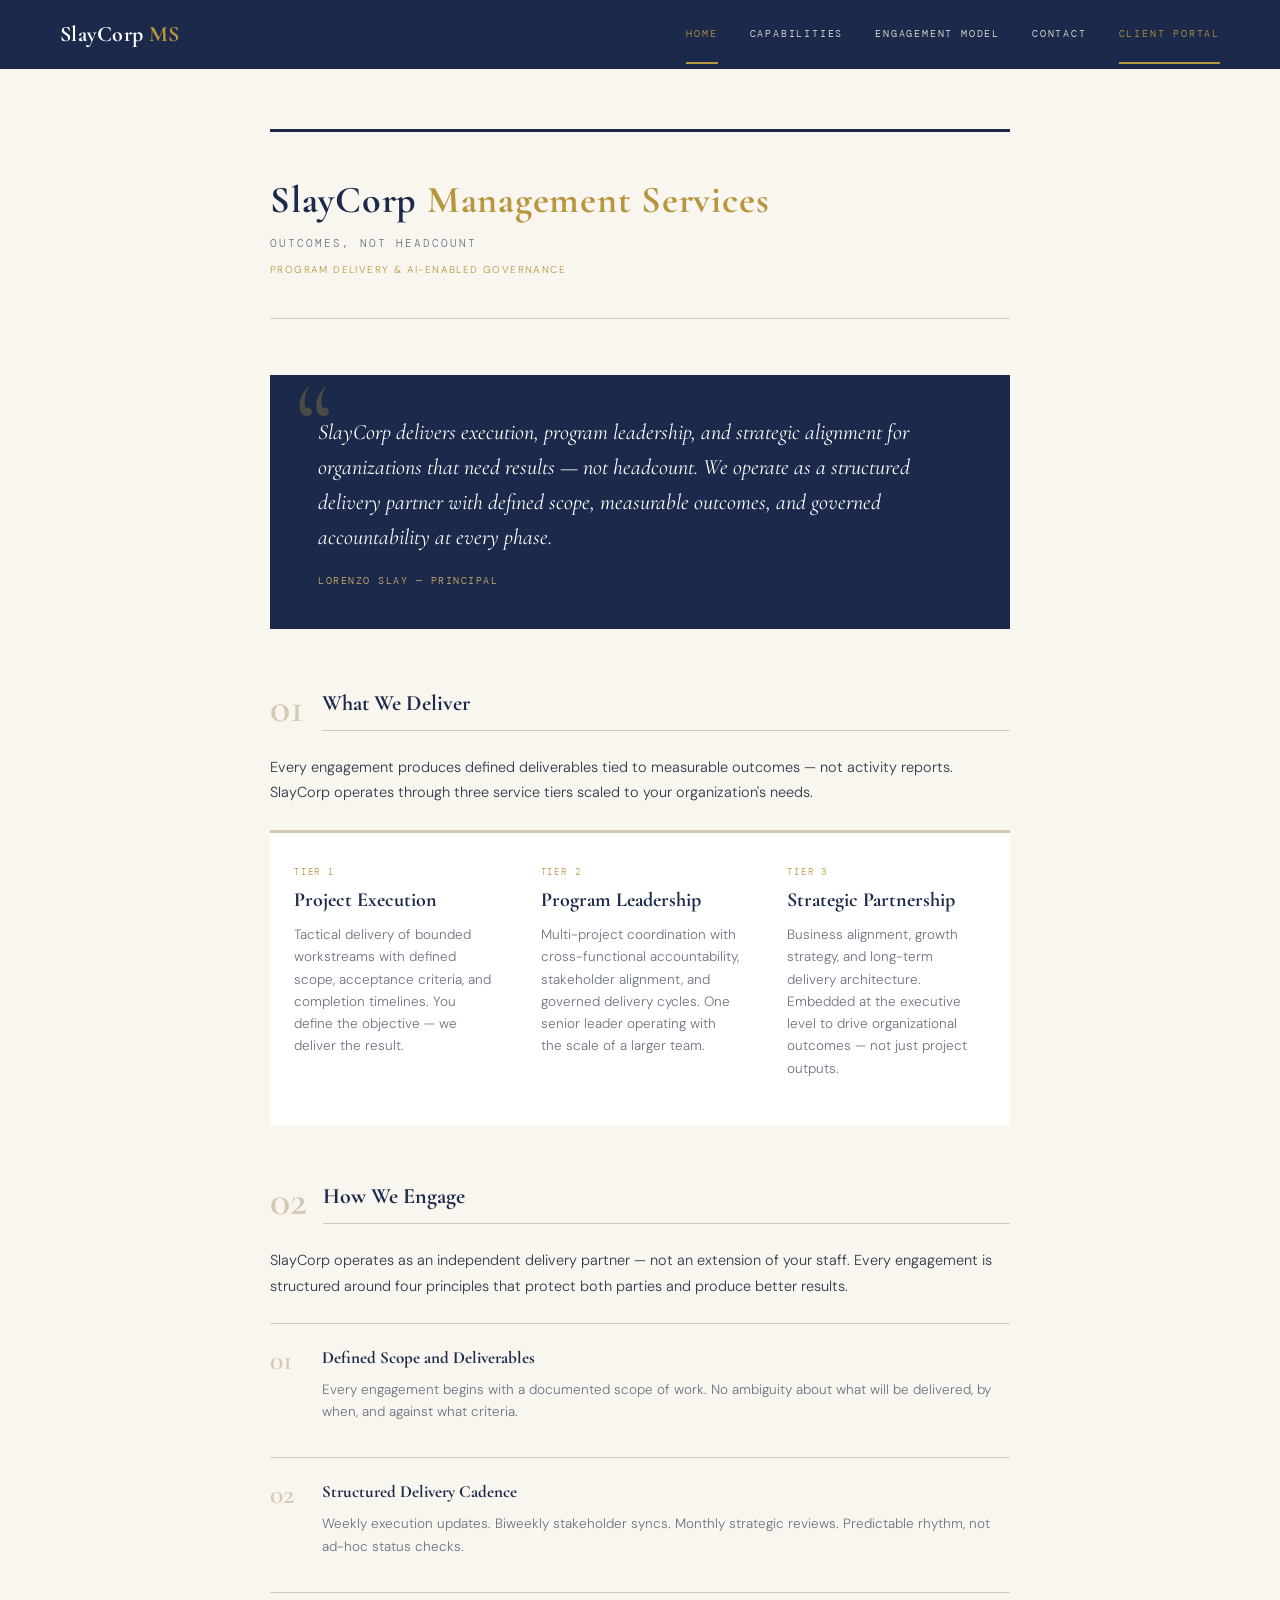
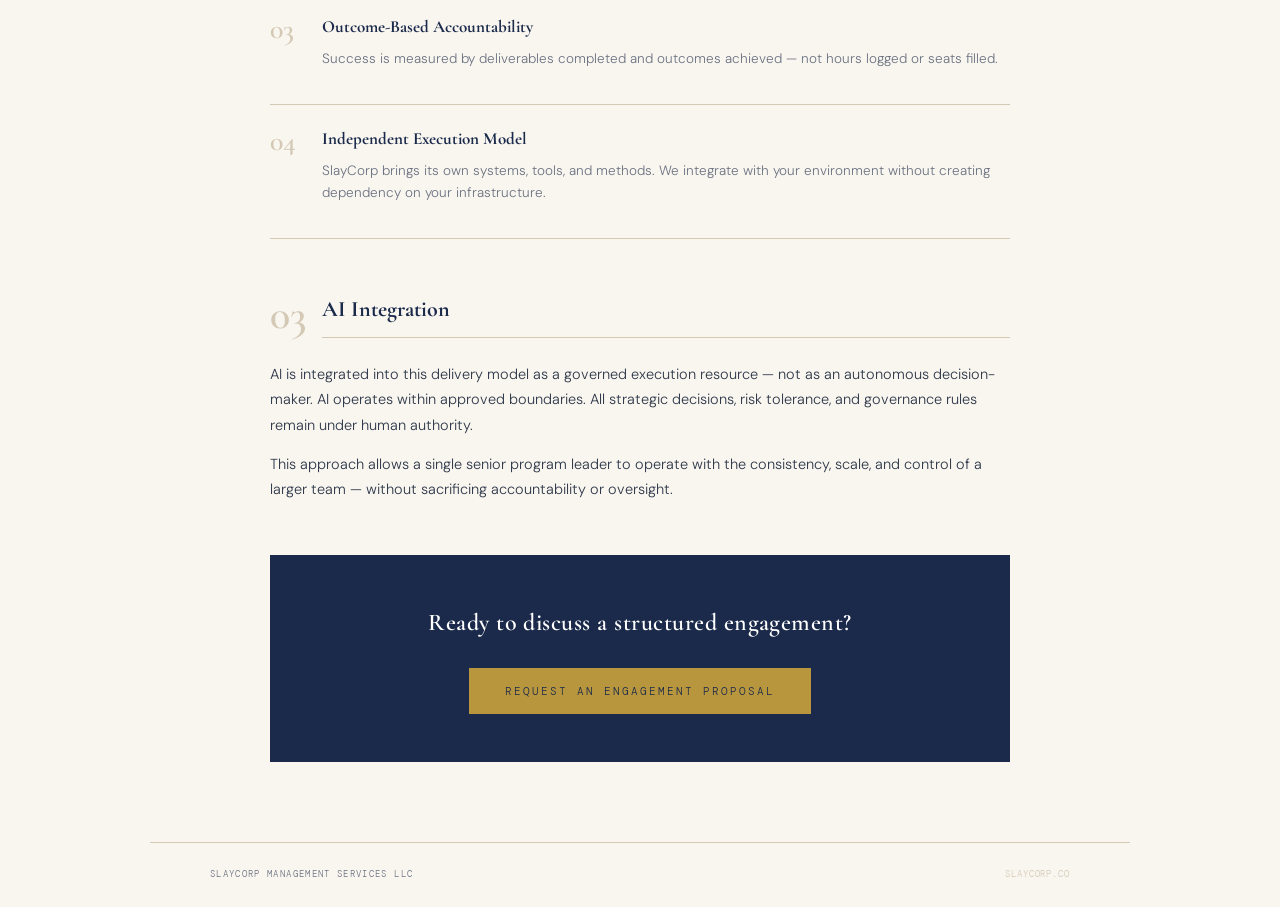
<file: index.html>
<!DOCTYPE html>
<html lang="en">
<head>
<meta charset="UTF-8">
<meta name="viewport" content="width=device-width, initial-scale=1.0">
<title>SlayCorp Management Services — Outcomes, Not Headcount</title>
<meta name="description" content="SlayCorp delivers execution, program leadership, and strategic alignment for organizations that need results — not headcount. Governed delivery for high-consequence environments.">
<link href="https://fonts.googleapis.com/css2?family=Cormorant+Garamond:ital,wght@0,400;0,600;0,700;1,400&family=DM+Sans:wght@300;400;500&family=DM+Mono:wght@400&display=swap" rel="stylesheet">
<link rel="stylesheet" href="styles.css">
<script>
  // Redirect invite/recovery tokens to the client portal BEFORE Identity widget loads
  if (window.location.hash.match(/#invite_token=|#confirmation_token=|#recovery_token=/)) {
    window.location.replace('/client/' + window.location.hash);
  }
</script>
</head>
<body>

<!-- NAVIGATION -->
<nav class="site-nav">
  <a href="index.html" class="nav-brand">SlayCorp <span>MS</span></a>
  <button class="nav-toggle" aria-label="Toggle navigation" onclick="document.querySelector('.nav-links').classList.toggle('open')">&#9776;</button>
  <ul class="nav-links">
    <li><a href="index.html" class="active">Home</a></li>
    <li><a href="capabilities.html">Capabilities</a></li>
    <li><a href="engagement.html">Engagement Model</a></li>
    <li><a href="contact.html">Contact</a></li>
    <li><a href="client/" class="nav-portal">Client Portal</a></li>
  </ul>
</nav>

<div class="page">

  <!-- HERO -->
  <div class="hero">
    <div class="hero-company">SlayCorp <span>Management Services</span></div>
    <div class="hero-tagline">Outcomes, Not Headcount</div>
    <div class="hero-subtitle">Program Delivery &amp; AI-Enabled Governance</div>
  </div>

  <!-- VALUE PROPOSITION -->
  <div class="opening">
    <p>SlayCorp delivers execution, program leadership, and strategic alignment for organizations that need results — not headcount. We operate as a structured delivery partner with defined scope, measurable outcomes, and governed accountability at every phase.</p>
    <div class="opening-attr">Lorenzo Slay — Principal</div>
  </div>

  <!-- WHAT WE DELIVER -->
  <div class="section">
    <div class="section-header">
      <div class="section-num">01</div>
      <div class="section-title">What We Deliver</div>
    </div>
    <p>Every engagement produces defined deliverables tied to measurable outcomes — not activity reports. SlayCorp operates through three service tiers scaled to your organization's needs.</p>

    <div class="tier-grid">
      <div class="tier-card">
        <div class="tier-label">Tier 1</div>
        <div class="tier-name">Project Execution</div>
        <p>Tactical delivery of bounded workstreams with defined scope, acceptance criteria, and completion timelines. You define the objective — we deliver the result.</p>
      </div>
      <div class="tier-card">
        <div class="tier-label">Tier 2</div>
        <div class="tier-name">Program Leadership</div>
        <p>Multi-project coordination with cross-functional accountability, stakeholder alignment, and governed delivery cycles. One senior leader operating with the scale of a larger team.</p>
      </div>
      <div class="tier-card">
        <div class="tier-label">Tier 3</div>
        <div class="tier-name">Strategic Partnership</div>
        <p>Business alignment, growth strategy, and long-term delivery architecture. Embedded at the executive level to drive organizational outcomes — not just project outputs.</p>
      </div>
    </div>
  </div>

  <!-- HOW WE ENGAGE -->
  <div class="section">
    <div class="section-header">
      <div class="section-num">02</div>
      <div class="section-title">How We Engage</div>
    </div>
    <p>SlayCorp operates as an independent delivery partner — not an extension of your staff. Every engagement is structured around four principles that protect both parties and produce better results.</p>

    <div class="engage-grid">
      <div class="engage-item">
        <div class="engage-num">01</div>
        <div class="engage-content">
          <h3>Defined Scope and Deliverables</h3>
          <p>Every engagement begins with a documented scope of work. No ambiguity about what will be delivered, by when, and against what criteria.</p>
        </div>
      </div>
      <div class="engage-item">
        <div class="engage-num">02</div>
        <div class="engage-content">
          <h3>Structured Delivery Cadence</h3>
          <p>Weekly execution updates. Biweekly stakeholder syncs. Monthly strategic reviews. Predictable rhythm, not ad-hoc status checks.</p>
        </div>
      </div>
      <div class="engage-item">
        <div class="engage-num">03</div>
        <div class="engage-content">
          <h3>Outcome-Based Accountability</h3>
          <p>Success is measured by deliverables completed and outcomes achieved — not hours logged or seats filled.</p>
        </div>
      </div>
      <div class="engage-item">
        <div class="engage-num">04</div>
        <div class="engage-content">
          <h3>Independent Execution Model</h3>
          <p>SlayCorp brings its own systems, tools, and methods. We integrate with your environment without creating dependency on your infrastructure.</p>
        </div>
      </div>
    </div>
  </div>

  <!-- AI INTEGRATION -->
  <div class="section">
    <div class="section-header">
      <div class="section-num">03</div>
      <div class="section-title">AI Integration</div>
    </div>
    <p>AI is integrated into this delivery model as a governed execution resource — not as an autonomous decision-maker. AI operates within approved boundaries. All strategic decisions, risk tolerance, and governance rules remain under human authority.</p>
    <p>This approach allows a single senior program leader to operate with the consistency, scale, and control of a larger team — without sacrificing accountability or oversight.</p>
  </div>

  <!-- CTA -->
  <div class="cta-block">
    <div class="cta-text">Ready to discuss a structured engagement?</div>
    <a href="contact.html" class="cta-button">Request an Engagement Proposal</a>
  </div>

</div>

<!-- FOOTER -->
<footer class="site-footer">
  <div class="footer-left">SlayCorp Management Services LLC</div>
  <div class="footer-right">slaycorp.co</div>
</footer>

</body>
</html>
</file>
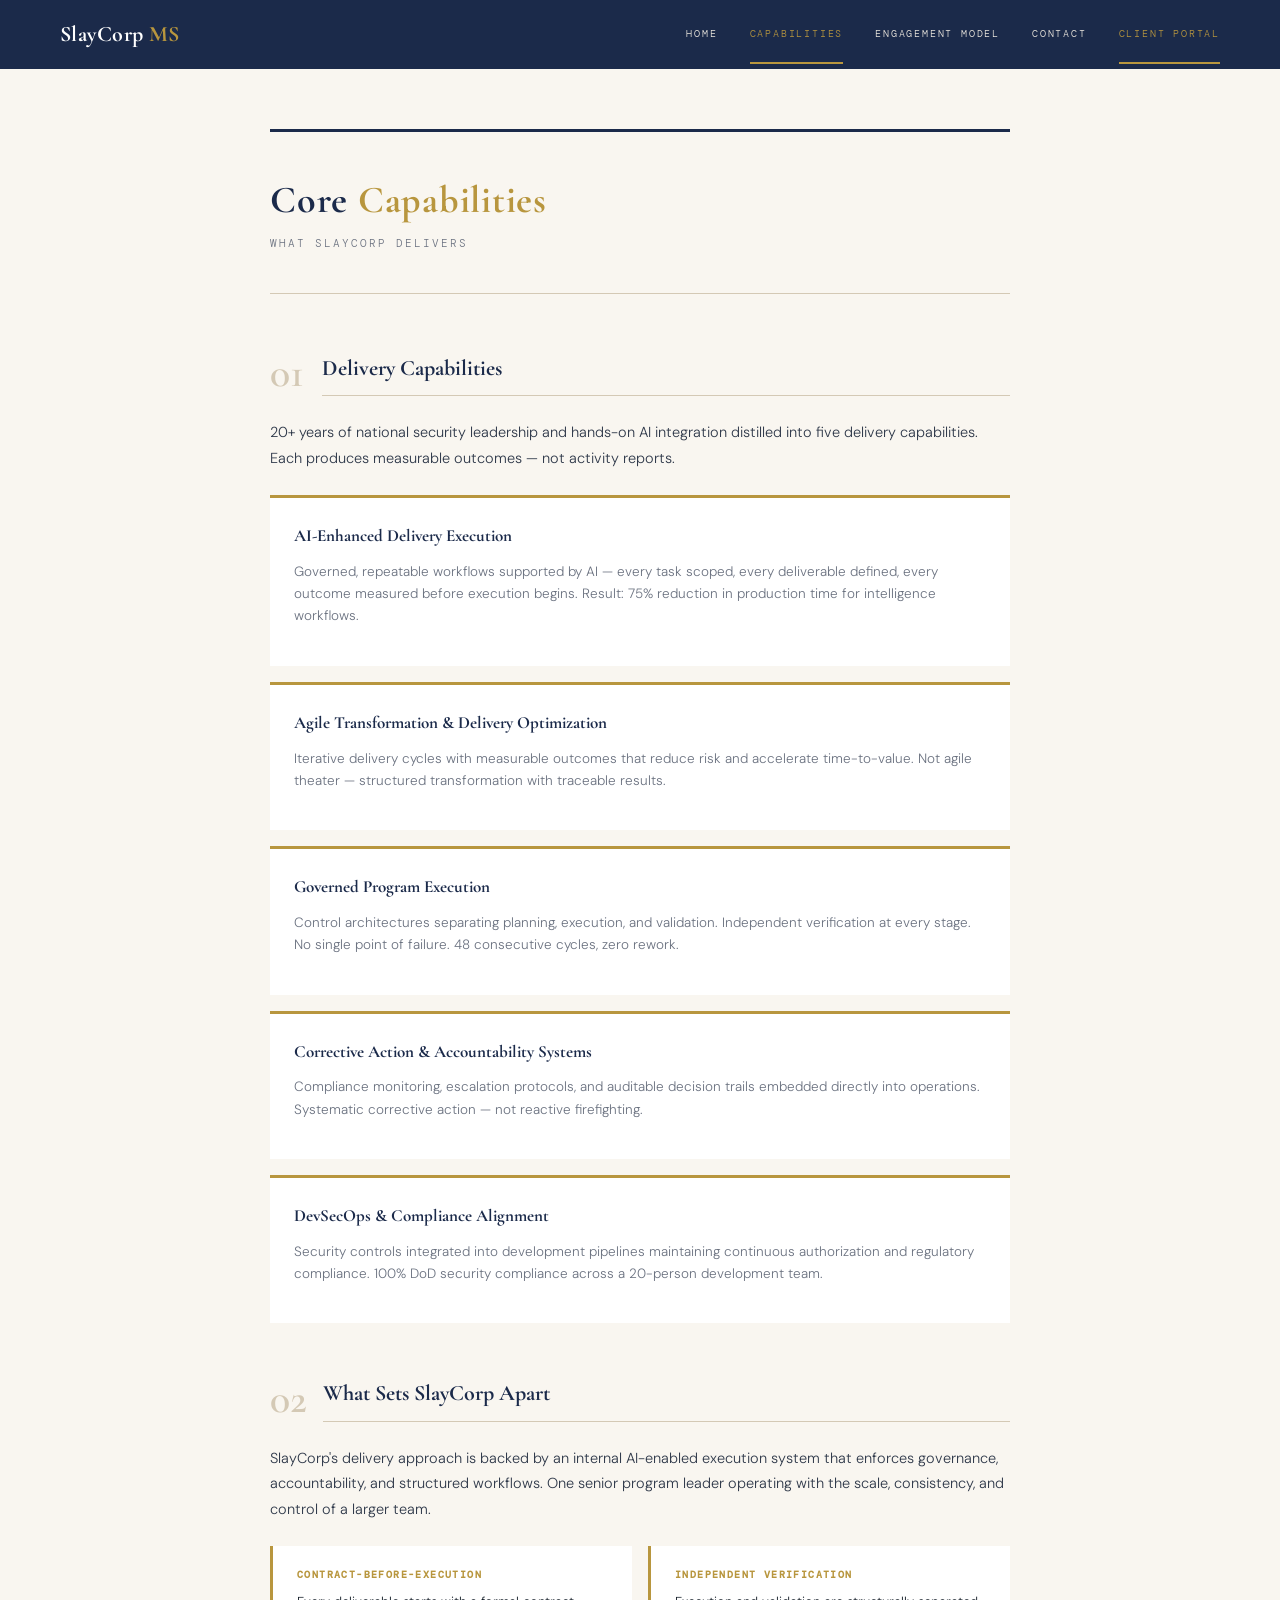
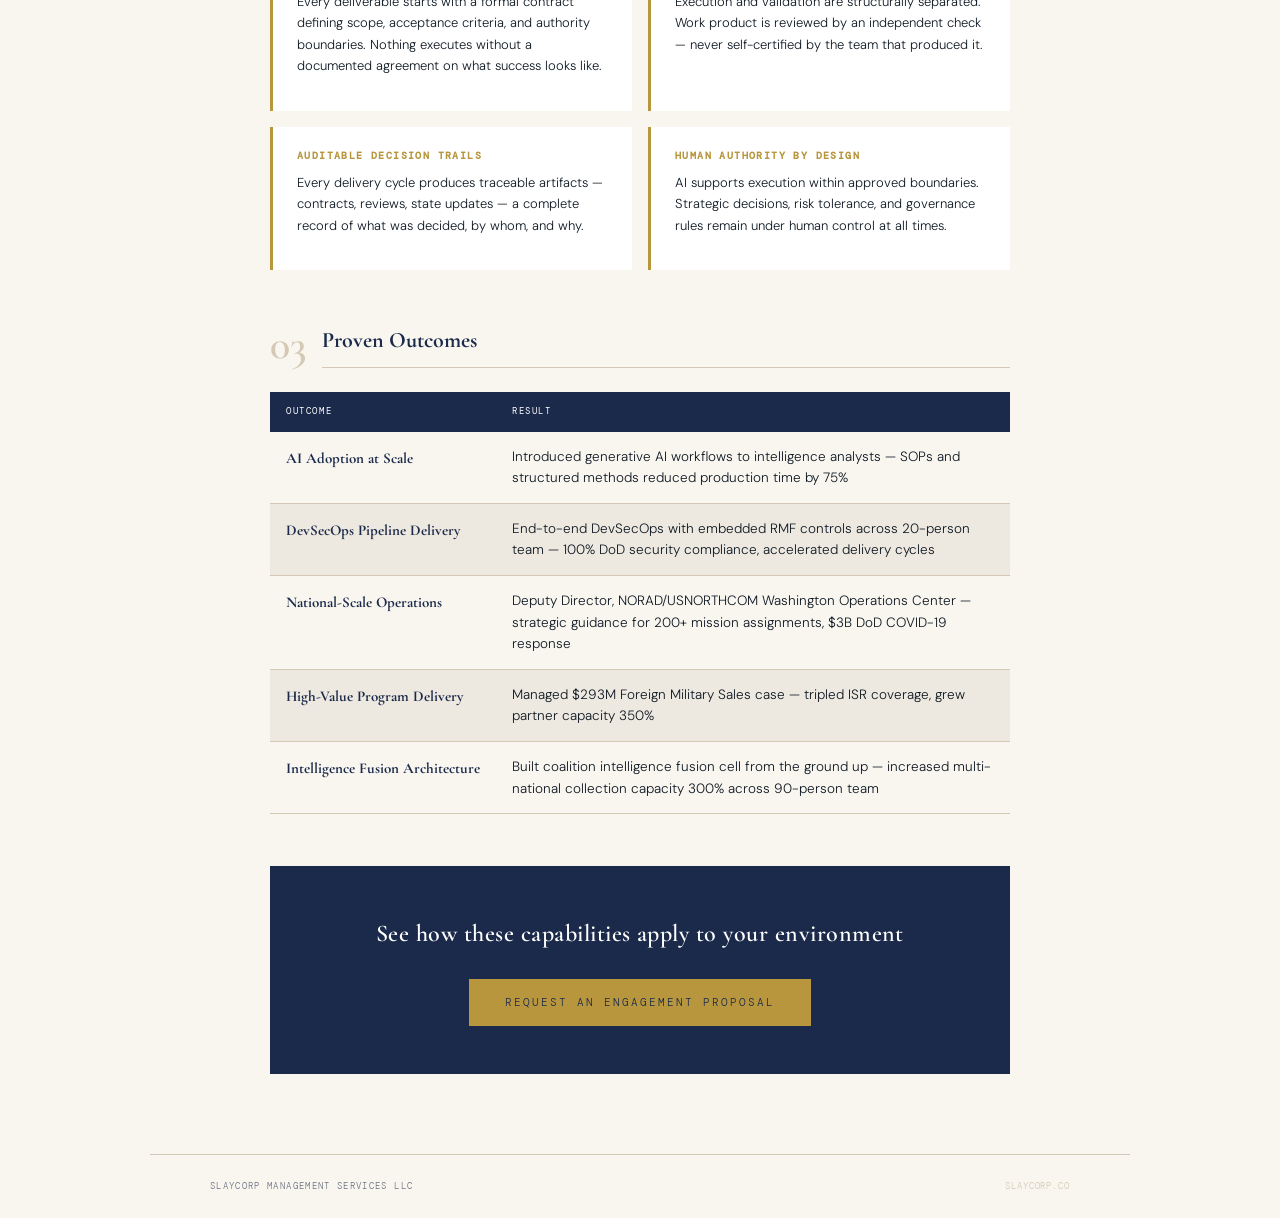
<file: capabilities.html>
<!DOCTYPE html>
<html lang="en">
<head>
<meta charset="UTF-8">
<meta name="viewport" content="width=device-width, initial-scale=1.0">
<title>Capabilities — SlayCorp Management Services</title>
<meta name="description" content="SlayCorp delivers AI-Enhanced Execution, Governed Program Delivery, Agile Transformation, Corrective Action Systems, and DevSecOps Compliance.">
<link href="https://fonts.googleapis.com/css2?family=Cormorant+Garamond:ital,wght@0,400;0,600;0,700;1,400&family=DM+Sans:wght@300;400;500&family=DM+Mono:wght@400&display=swap" rel="stylesheet">
<link rel="stylesheet" href="styles.css">
</head>
<body>

<!-- NAVIGATION -->
<nav class="site-nav">
  <a href="index.html" class="nav-brand">SlayCorp <span>MS</span></a>
  <button class="nav-toggle" aria-label="Toggle navigation" onclick="document.querySelector('.nav-links').classList.toggle('open')">&#9776;</button>
  <ul class="nav-links">
    <li><a href="index.html">Home</a></li>
    <li><a href="capabilities.html" class="active">Capabilities</a></li>
    <li><a href="engagement.html">Engagement Model</a></li>
    <li><a href="contact.html">Contact</a></li>
    <li><a href="client/" class="nav-portal">Client Portal</a></li>
  </ul>
</nav>

<div class="page">

  <!-- HERO -->
  <div class="hero">
    <div class="hero-company">Core <span>Capabilities</span></div>
    <div class="hero-tagline">What SlayCorp Delivers</div>
  </div>

  <!-- CORE CAPABILITIES — DELIVERABLE FRAMING -->
  <div class="section">
    <div class="section-header">
      <div class="section-num">01</div>
      <div class="section-title">Delivery Capabilities</div>
    </div>
    <p>20+ years of national security leadership and hands-on AI integration distilled into five delivery capabilities. Each produces measurable outcomes — not activity reports.</p>

    <div class="capability-grid">
      <div class="capability-card">
        <h3>AI-Enhanced Delivery Execution</h3>
        <p>Governed, repeatable workflows supported by AI — every task scoped, every deliverable defined, every outcome measured before execution begins. Result: 75% reduction in production time for intelligence workflows.</p>
      </div>
      <div class="capability-card">
        <h3>Agile Transformation &amp; Delivery Optimization</h3>
        <p>Iterative delivery cycles with measurable outcomes that reduce risk and accelerate time-to-value. Not agile theater — structured transformation with traceable results.</p>
      </div>
      <div class="capability-card">
        <h3>Governed Program Execution</h3>
        <p>Control architectures separating planning, execution, and validation. Independent verification at every stage. No single point of failure. 48 consecutive cycles, zero rework.</p>
      </div>
      <div class="capability-card">
        <h3>Corrective Action &amp; Accountability Systems</h3>
        <p>Compliance monitoring, escalation protocols, and auditable decision trails embedded directly into operations. Systematic corrective action — not reactive firefighting.</p>
      </div>
      <div class="capability-card">
        <h3>DevSecOps &amp; Compliance Alignment</h3>
        <p>Security controls integrated into development pipelines maintaining continuous authorization and regulatory compliance. 100% DoD security compliance across a 20-person development team.</p>
      </div>
    </div>
  </div>

  <!-- WHAT SETS SLAYCORP APART -->
  <div class="section">
    <div class="section-header">
      <div class="section-num">02</div>
      <div class="section-title">What Sets SlayCorp Apart</div>
    </div>
    <p>SlayCorp's delivery approach is backed by an internal AI-enabled execution system that enforces governance, accountability, and structured workflows. One senior program leader operating with the scale, consistency, and control of a larger team.</p>

    <div class="diff-grid">
      <div class="diff-card">
        <h3>Contract-Before-Execution</h3>
        <p>Every deliverable starts with a formal contract defining scope, acceptance criteria, and authority boundaries. Nothing executes without a documented agreement on what success looks like.</p>
      </div>
      <div class="diff-card">
        <h3>Independent Verification</h3>
        <p>Execution and validation are structurally separated. Work product is reviewed by an independent check — never self-certified by the team that produced it.</p>
      </div>
      <div class="diff-card">
        <h3>Auditable Decision Trails</h3>
        <p>Every delivery cycle produces traceable artifacts — contracts, reviews, state updates — a complete record of what was decided, by whom, and why.</p>
      </div>
      <div class="diff-card">
        <h3>Human Authority by Design</h3>
        <p>AI supports execution within approved boundaries. Strategic decisions, risk tolerance, and governance rules remain under human control at all times.</p>
      </div>
    </div>
  </div>

  <!-- PROVEN OUTCOMES -->
  <div class="section">
    <div class="section-header">
      <div class="section-num">03</div>
      <div class="section-title">Proven Outcomes</div>
    </div>

    <table class="scope-table">
      <thead>
        <tr>
          <th>Outcome</th>
          <th>Result</th>
        </tr>
      </thead>
      <tbody>
        <tr>
          <td>AI Adoption at Scale</td>
          <td>Introduced generative AI workflows to intelligence analysts — SOPs and structured methods reduced production time by 75%</td>
        </tr>
        <tr>
          <td>DevSecOps Pipeline Delivery</td>
          <td>End-to-end DevSecOps with embedded RMF controls across 20-person team — 100% DoD security compliance, accelerated delivery cycles</td>
        </tr>
        <tr>
          <td>National-Scale Operations</td>
          <td>Deputy Director, NORAD/USNORTHCOM Washington Operations Center — strategic guidance for 200+ mission assignments, $3B DoD COVID-19 response</td>
        </tr>
        <tr>
          <td>High-Value Program Delivery</td>
          <td>Managed $293M Foreign Military Sales case — tripled ISR coverage, grew partner capacity 350%</td>
        </tr>
        <tr>
          <td>Intelligence Fusion Architecture</td>
          <td>Built coalition intelligence fusion cell from the ground up — increased multi-national collection capacity 300% across 90-person team</td>
        </tr>
      </tbody>
    </table>
  </div>

  <!-- CTA -->
  <div class="cta-block">
    <div class="cta-text">See how these capabilities apply to your environment</div>
    <a href="contact.html" class="cta-button">Request an Engagement Proposal</a>
  </div>

</div>

<!-- FOOTER -->
<footer class="site-footer">
  <div class="footer-left">SlayCorp Management Services LLC</div>
  <div class="footer-right">slaycorp.co</div>
</footer>

</body>
</html>
</file>
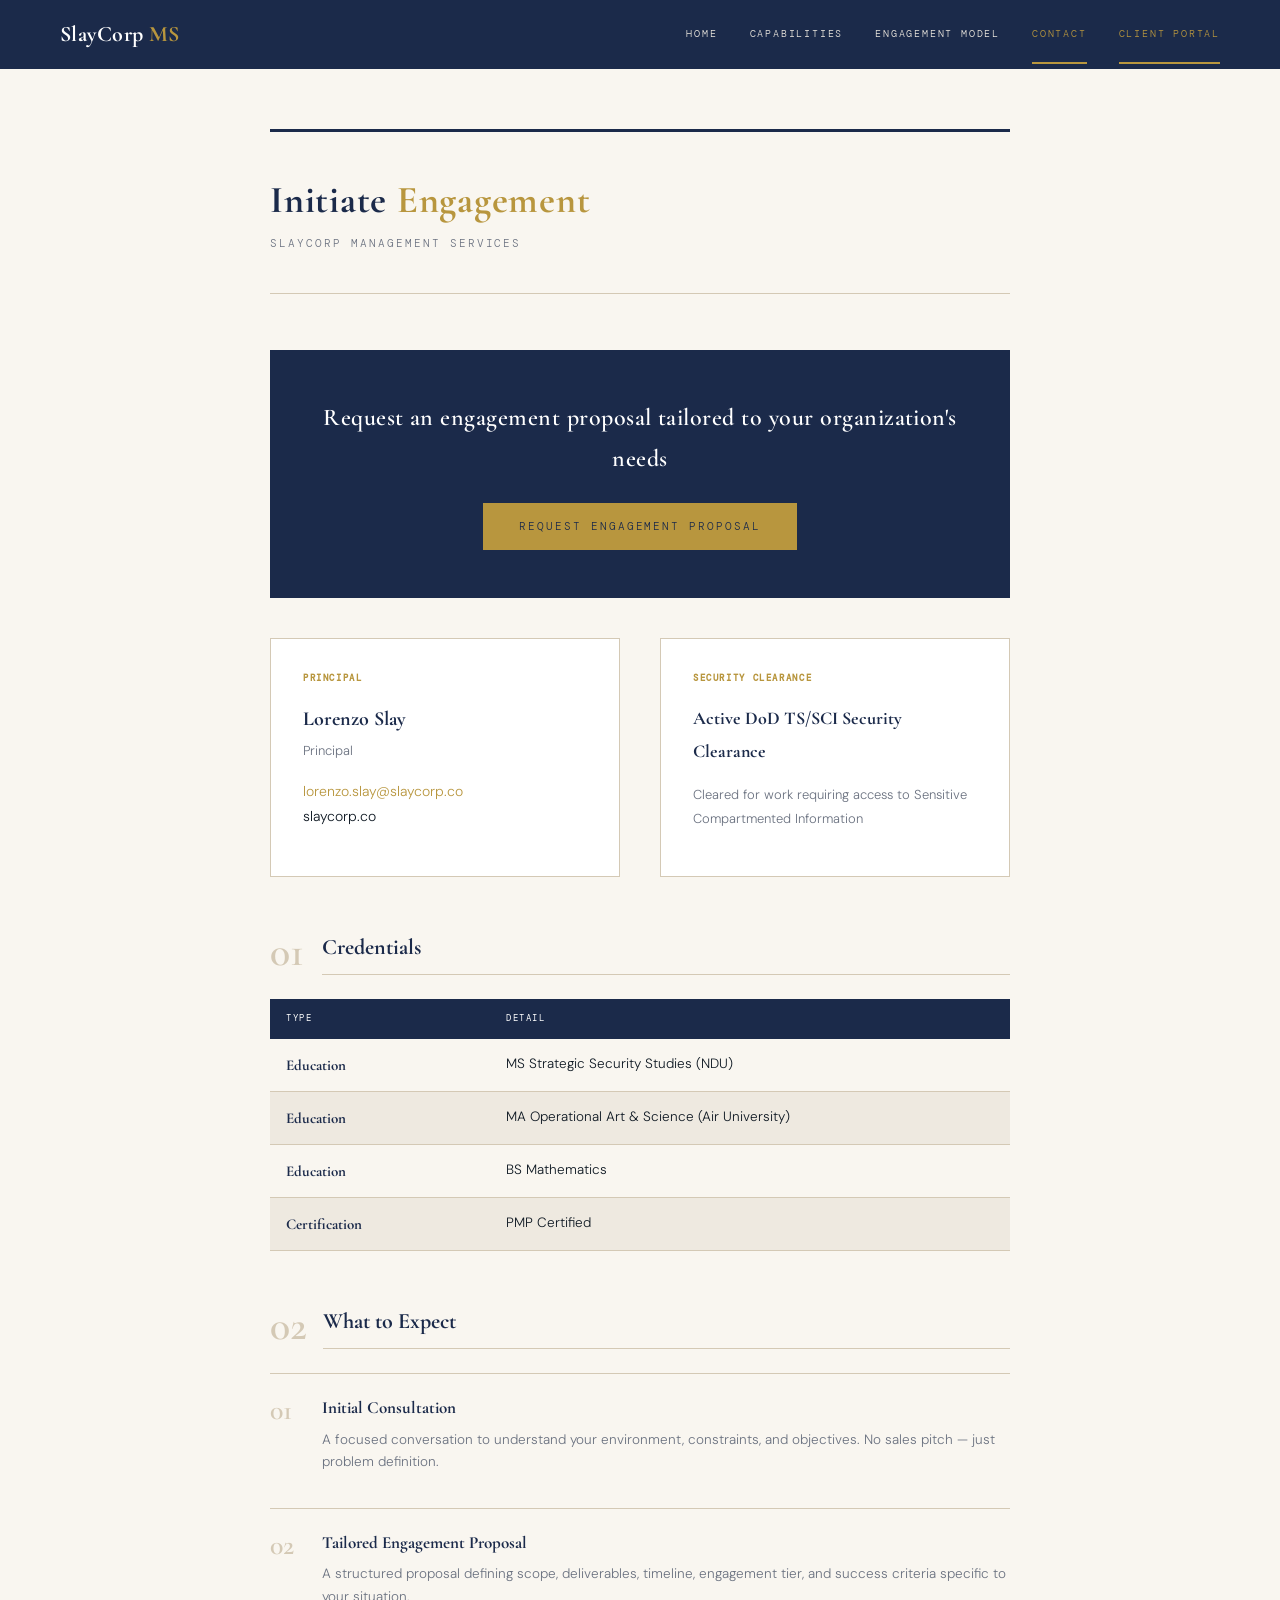
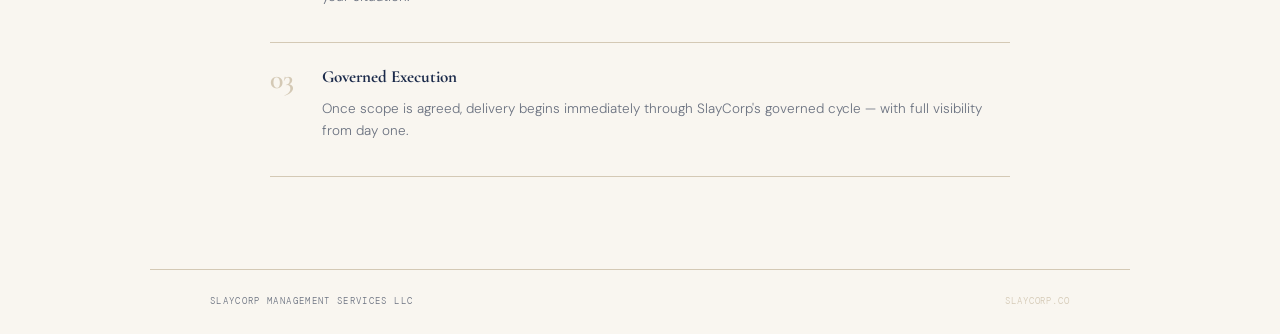
<file: contact.html>
<!DOCTYPE html>
<html lang="en">
<head>
<meta charset="UTF-8">
<meta name="viewport" content="width=device-width, initial-scale=1.0">
<title>Contact — SlayCorp Management Services</title>
<meta name="description" content="Request an engagement proposal from SlayCorp Management Services. Contact Lorenzo Slay, Principal — Program Delivery and AI-Enabled Governance.">
<link href="https://fonts.googleapis.com/css2?family=Cormorant+Garamond:ital,wght@0,400;0,600;0,700;1,400&family=DM+Sans:wght@300;400;500&family=DM+Mono:wght@400&display=swap" rel="stylesheet">
<link rel="stylesheet" href="styles.css">
</head>
<body>

<!-- NAVIGATION -->
<nav class="site-nav">
  <a href="index.html" class="nav-brand">SlayCorp <span>MS</span></a>
  <button class="nav-toggle" aria-label="Toggle navigation" onclick="document.querySelector('.nav-links').classList.toggle('open')">&#9776;</button>
  <ul class="nav-links">
    <li><a href="index.html">Home</a></li>
    <li><a href="capabilities.html">Capabilities</a></li>
    <li><a href="engagement.html">Engagement Model</a></li>
    <li><a href="contact.html" class="active">Contact</a></li>
    <li><a href="client/" class="nav-portal">Client Portal</a></li>
  </ul>
</nav>

<div class="page">

  <!-- HERO -->
  <div class="hero">
    <div class="hero-company">Initiate <span>Engagement</span></div>
    <div class="hero-tagline">SlayCorp Management Services</div>
  </div>

  <!-- CTA BLOCK -->
  <div class="cta-block" style="margin-top: 0;">
    <div class="cta-text">Request an engagement proposal tailored to your organization's needs</div>
    <a href="mailto:lorenzo.slay@slaycorp.co?subject=Engagement%20Proposal%20Request" class="cta-button">Request Engagement Proposal</a>
  </div>

  <!-- CONTACT INFO -->
  <div class="section">
    <div class="contact-grid">
      <div class="contact-block">
        <h3>Principal</h3>
        <div class="name">Lorenzo Slay</div>
        <div class="title-line">Principal</div>
        <p>
          <a href="mailto:lorenzo.slay@slaycorp.co">lorenzo.slay@slaycorp.co</a><br>
          slaycorp.co
        </p>
      </div>
      <div class="contact-block">
        <h3>Security Clearance</h3>
        <p style="font-family: 'Cormorant Garamond', serif; font-size: 18px; font-weight: 700; color: var(--navy); margin-bottom: 16px;">Active DoD TS/SCI Security Clearance</p>
        <p style="font-size: 13px; color: var(--gray);">Cleared for work requiring access to Sensitive Compartmented Information</p>
      </div>
    </div>
  </div>

  <!-- CREDENTIALS -->
  <div class="section">
    <div class="section-header">
      <div class="section-num">01</div>
      <div class="section-title">Credentials</div>
    </div>

    <table class="scope-table">
      <thead>
        <tr>
          <th>Type</th>
          <th>Detail</th>
        </tr>
      </thead>
      <tbody>
        <tr>
          <td>Education</td>
          <td>MS Strategic Security Studies (NDU)</td>
        </tr>
        <tr>
          <td>Education</td>
          <td>MA Operational Art &amp; Science (Air University)</td>
        </tr>
        <tr>
          <td>Education</td>
          <td>BS Mathematics</td>
        </tr>
        <tr>
          <td>Certification</td>
          <td>PMP Certified</td>
        </tr>
      </tbody>
    </table>
  </div>

  <!-- WHAT TO EXPECT -->
  <div class="section">
    <div class="section-header">
      <div class="section-num">02</div>
      <div class="section-title">What to Expect</div>
    </div>
    <div class="engage-grid">
      <div class="engage-item">
        <div class="engage-num">01</div>
        <div class="engage-content">
          <h3>Initial Consultation</h3>
          <p>A focused conversation to understand your environment, constraints, and objectives. No sales pitch — just problem definition.</p>
        </div>
      </div>
      <div class="engage-item">
        <div class="engage-num">02</div>
        <div class="engage-content">
          <h3>Tailored Engagement Proposal</h3>
          <p>A structured proposal defining scope, deliverables, timeline, engagement tier, and success criteria specific to your situation.</p>
        </div>
      </div>
      <div class="engage-item">
        <div class="engage-num">03</div>
        <div class="engage-content">
          <h3>Governed Execution</h3>
          <p>Once scope is agreed, delivery begins immediately through SlayCorp's governed cycle — with full visibility from day one.</p>
        </div>
      </div>
    </div>
  </div>

</div>

<!-- FOOTER -->
<footer class="site-footer">
  <div class="footer-left">SlayCorp Management Services LLC</div>
  <div class="footer-right">slaycorp.co</div>
</footer>

</body>
</html>
</file>
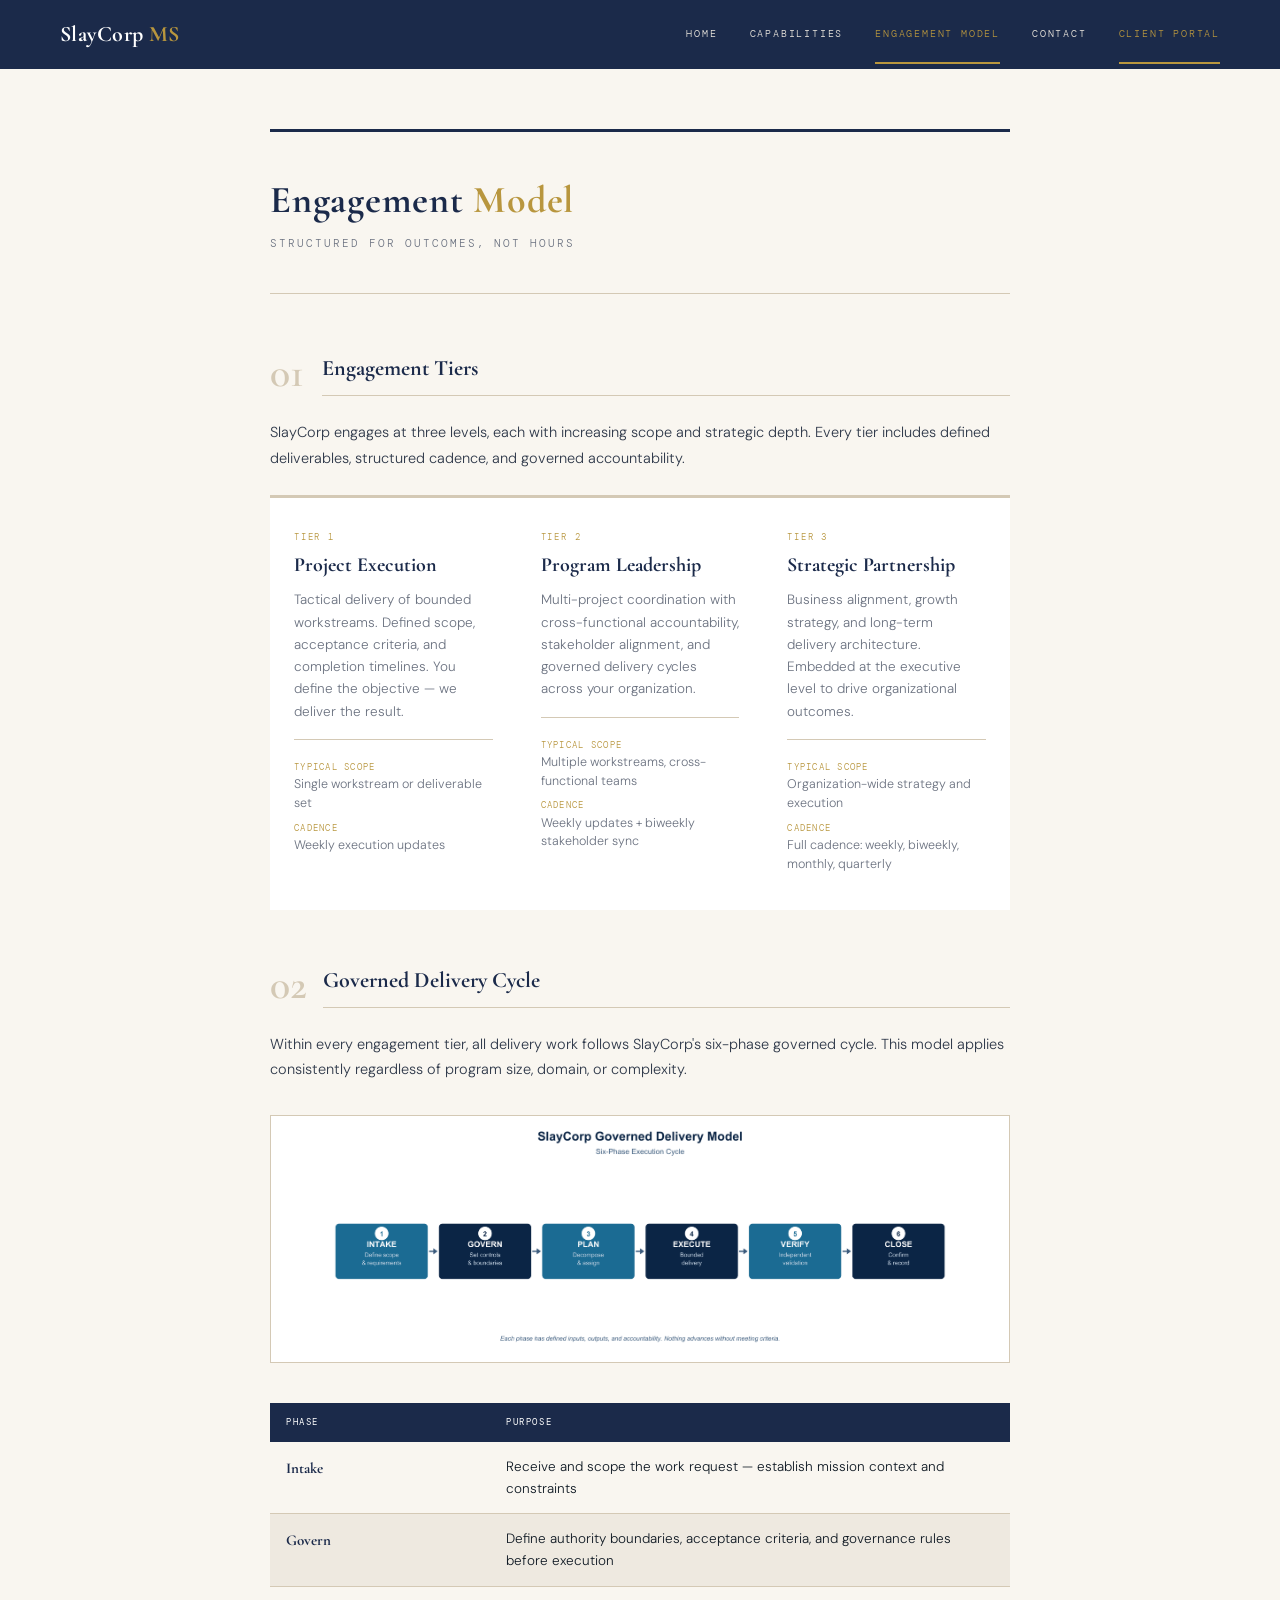
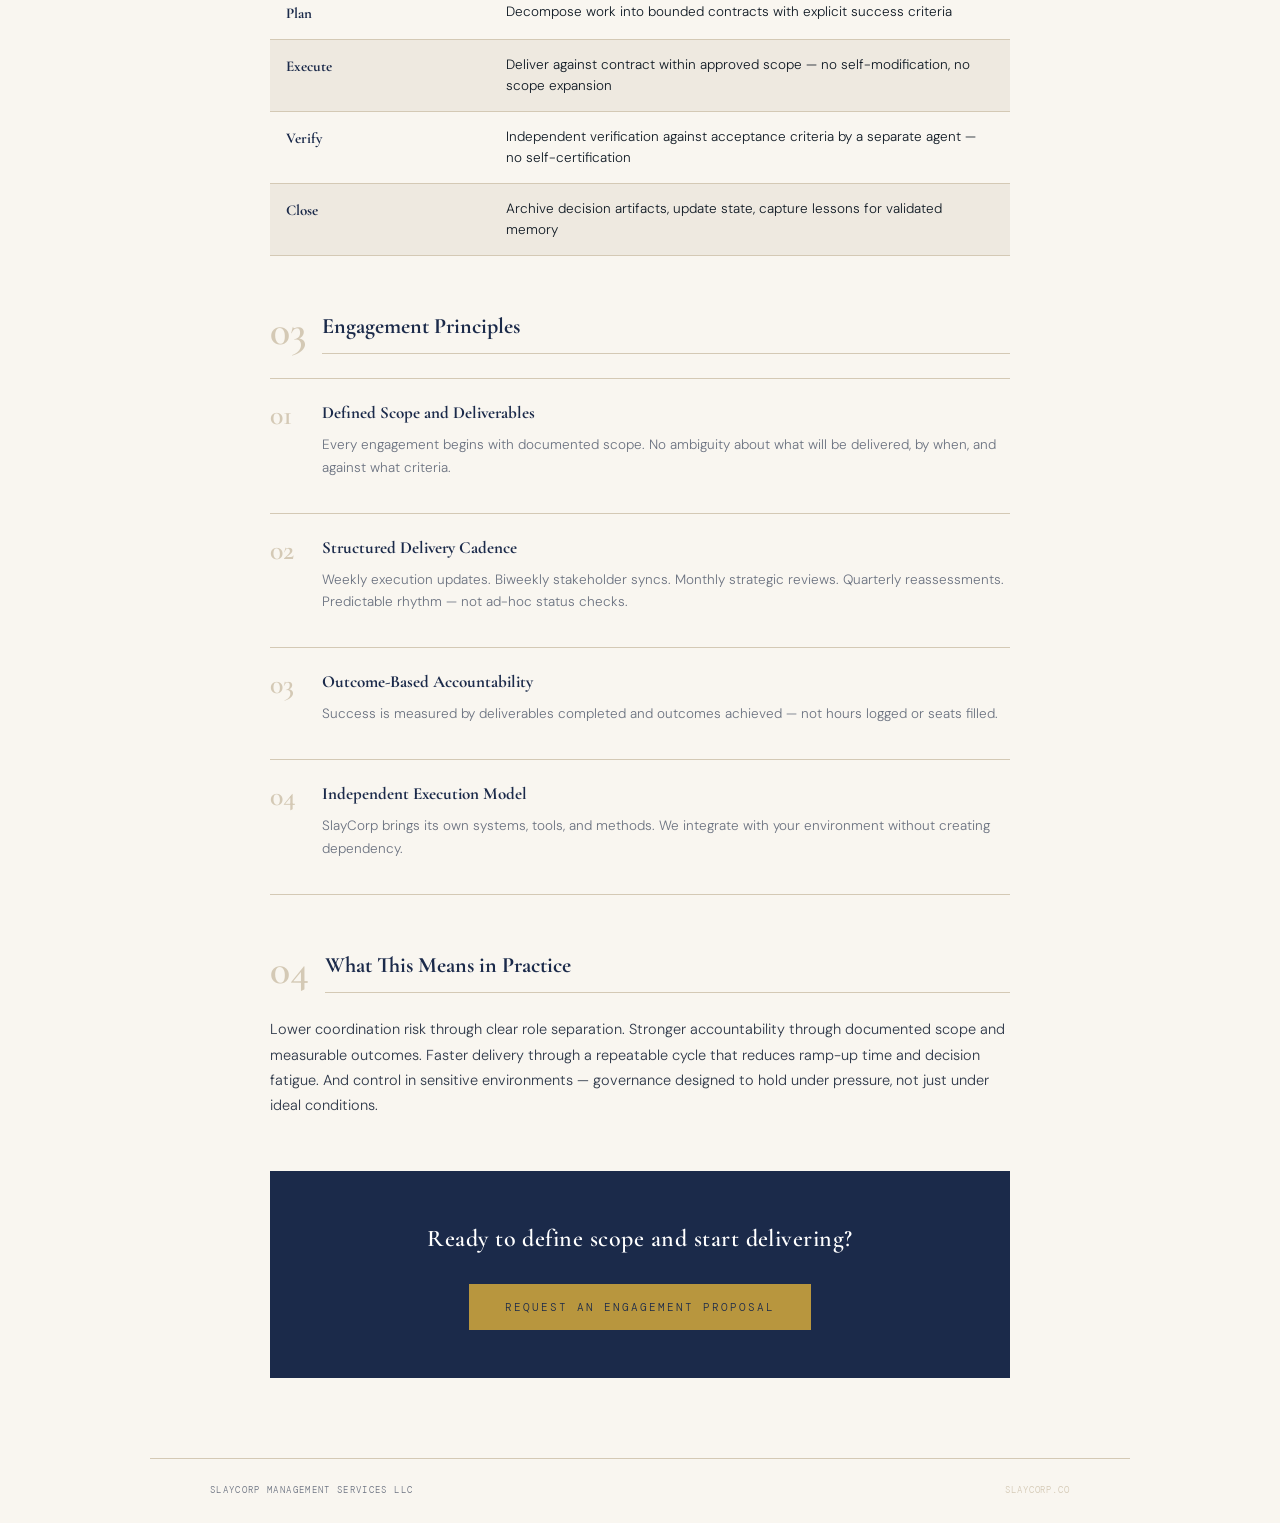
<file: engagement.html>
<!DOCTYPE html>
<html lang="en">
<head>
<meta charset="UTF-8">
<meta name="viewport" content="width=device-width, initial-scale=1.0">
<title>Engagement Model — SlayCorp Management Services</title>
<meta name="description" content="SlayCorp engagement tiers: Project Execution, Program Leadership, and Strategic Partnership. Structured delivery with defined scope, measurable outcomes, and governed accountability.">
<link href="https://fonts.googleapis.com/css2?family=Cormorant+Garamond:ital,wght@0,400;0,600;0,700;1,400&family=DM+Sans:wght@300;400;500&family=DM+Mono:wght@400&display=swap" rel="stylesheet">
<link rel="stylesheet" href="styles.css">
</head>
<body>

<!-- NAVIGATION -->
<nav class="site-nav">
  <a href="index.html" class="nav-brand">SlayCorp <span>MS</span></a>
  <button class="nav-toggle" aria-label="Toggle navigation" onclick="document.querySelector('.nav-links').classList.toggle('open')">&#9776;</button>
  <ul class="nav-links">
    <li><a href="index.html">Home</a></li>
    <li><a href="capabilities.html">Capabilities</a></li>
    <li><a href="engagement.html" class="active">Engagement Model</a></li>
    <li><a href="contact.html">Contact</a></li>
    <li><a href="client/" class="nav-portal">Client Portal</a></li>
  </ul>
</nav>

<div class="page">

  <!-- HERO -->
  <div class="hero">
    <div class="hero-company">Engagement <span>Model</span></div>
    <div class="hero-tagline">Structured for Outcomes, Not Hours</div>
  </div>

  <!-- ENGAGEMENT TIERS -->
  <div class="section">
    <div class="section-header">
      <div class="section-num">01</div>
      <div class="section-title">Engagement Tiers</div>
    </div>
    <p>SlayCorp engages at three levels, each with increasing scope and strategic depth. Every tier includes defined deliverables, structured cadence, and governed accountability.</p>

    <div class="tier-grid">
      <div class="tier-card">
        <div class="tier-label">Tier 1</div>
        <div class="tier-name">Project Execution</div>
        <p>Tactical delivery of bounded workstreams. Defined scope, acceptance criteria, and completion timelines. You define the objective — we deliver the result.</p>
        <div class="tier-details">
          <div class="tier-detail-label">Typical Scope</div>
          <div class="tier-detail-text">Single workstream or deliverable set</div>
          <div class="tier-detail-label">Cadence</div>
          <div class="tier-detail-text">Weekly execution updates</div>
        </div>
      </div>
      <div class="tier-card">
        <div class="tier-label">Tier 2</div>
        <div class="tier-name">Program Leadership</div>
        <p>Multi-project coordination with cross-functional accountability, stakeholder alignment, and governed delivery cycles across your organization.</p>
        <div class="tier-details">
          <div class="tier-detail-label">Typical Scope</div>
          <div class="tier-detail-text">Multiple workstreams, cross-functional teams</div>
          <div class="tier-detail-label">Cadence</div>
          <div class="tier-detail-text">Weekly updates + biweekly stakeholder sync</div>
        </div>
      </div>
      <div class="tier-card">
        <div class="tier-label">Tier 3</div>
        <div class="tier-name">Strategic Partnership</div>
        <p>Business alignment, growth strategy, and long-term delivery architecture. Embedded at the executive level to drive organizational outcomes.</p>
        <div class="tier-details">
          <div class="tier-detail-label">Typical Scope</div>
          <div class="tier-detail-text">Organization-wide strategy and execution</div>
          <div class="tier-detail-label">Cadence</div>
          <div class="tier-detail-text">Full cadence: weekly, biweekly, monthly, quarterly</div>
        </div>
      </div>
    </div>
  </div>

  <!-- GOVERNED DELIVERY CYCLE -->
  <div class="section">
    <div class="section-header">
      <div class="section-num">02</div>
      <div class="section-title">Governed Delivery Cycle</div>
    </div>
    <p>Within every engagement tier, all delivery work follows SlayCorp's six-phase governed cycle. This model applies consistently regardless of program size, domain, or complexity.</p>

    <div class="diagram-container">
      <img src="assets/governed-delivery-model.png" alt="SlayCorp Governed Delivery Model — Intake, Govern, Plan, Execute, Verify, Close">
    </div>

    <table class="scope-table">
      <thead>
        <tr>
          <th>Phase</th>
          <th>Purpose</th>
        </tr>
      </thead>
      <tbody>
        <tr>
          <td>Intake</td>
          <td>Receive and scope the work request — establish mission context and constraints</td>
        </tr>
        <tr>
          <td>Govern</td>
          <td>Define authority boundaries, acceptance criteria, and governance rules before execution</td>
        </tr>
        <tr>
          <td>Plan</td>
          <td>Decompose work into bounded contracts with explicit success criteria</td>
        </tr>
        <tr>
          <td>Execute</td>
          <td>Deliver against contract within approved scope — no self-modification, no scope expansion</td>
        </tr>
        <tr>
          <td>Verify</td>
          <td>Independent verification against acceptance criteria by a separate agent — no self-certification</td>
        </tr>
        <tr>
          <td>Close</td>
          <td>Archive decision artifacts, update state, capture lessons for validated memory</td>
        </tr>
      </tbody>
    </table>
  </div>

  <!-- ENGAGEMENT PRINCIPLES -->
  <div class="section">
    <div class="section-header">
      <div class="section-num">03</div>
      <div class="section-title">Engagement Principles</div>
    </div>

    <div class="engage-grid">
      <div class="engage-item">
        <div class="engage-num">01</div>
        <div class="engage-content">
          <h3>Defined Scope and Deliverables</h3>
          <p>Every engagement begins with documented scope. No ambiguity about what will be delivered, by when, and against what criteria.</p>
        </div>
      </div>
      <div class="engage-item">
        <div class="engage-num">02</div>
        <div class="engage-content">
          <h3>Structured Delivery Cadence</h3>
          <p>Weekly execution updates. Biweekly stakeholder syncs. Monthly strategic reviews. Quarterly reassessments. Predictable rhythm — not ad-hoc status checks.</p>
        </div>
      </div>
      <div class="engage-item">
        <div class="engage-num">03</div>
        <div class="engage-content">
          <h3>Outcome-Based Accountability</h3>
          <p>Success is measured by deliverables completed and outcomes achieved — not hours logged or seats filled.</p>
        </div>
      </div>
      <div class="engage-item">
        <div class="engage-num">04</div>
        <div class="engage-content">
          <h3>Independent Execution Model</h3>
          <p>SlayCorp brings its own systems, tools, and methods. We integrate with your environment without creating dependency.</p>
        </div>
      </div>
    </div>
  </div>

  <!-- WHAT THIS MEANS -->
  <div class="section">
    <div class="section-header">
      <div class="section-num">04</div>
      <div class="section-title">What This Means in Practice</div>
    </div>
    <p>Lower coordination risk through clear role separation. Stronger accountability through documented scope and measurable outcomes. Faster delivery through a repeatable cycle that reduces ramp-up time and decision fatigue. And control in sensitive environments — governance designed to hold under pressure, not just under ideal conditions.</p>
  </div>

  <!-- CTA -->
  <div class="cta-block">
    <div class="cta-text">Ready to define scope and start delivering?</div>
    <a href="contact.html" class="cta-button">Request an Engagement Proposal</a>
  </div>

</div>

<!-- FOOTER -->
<footer class="site-footer">
  <div class="footer-left">SlayCorp Management Services LLC</div>
  <div class="footer-right">slaycorp.co</div>
</footer>

</body>
</html>
</file>
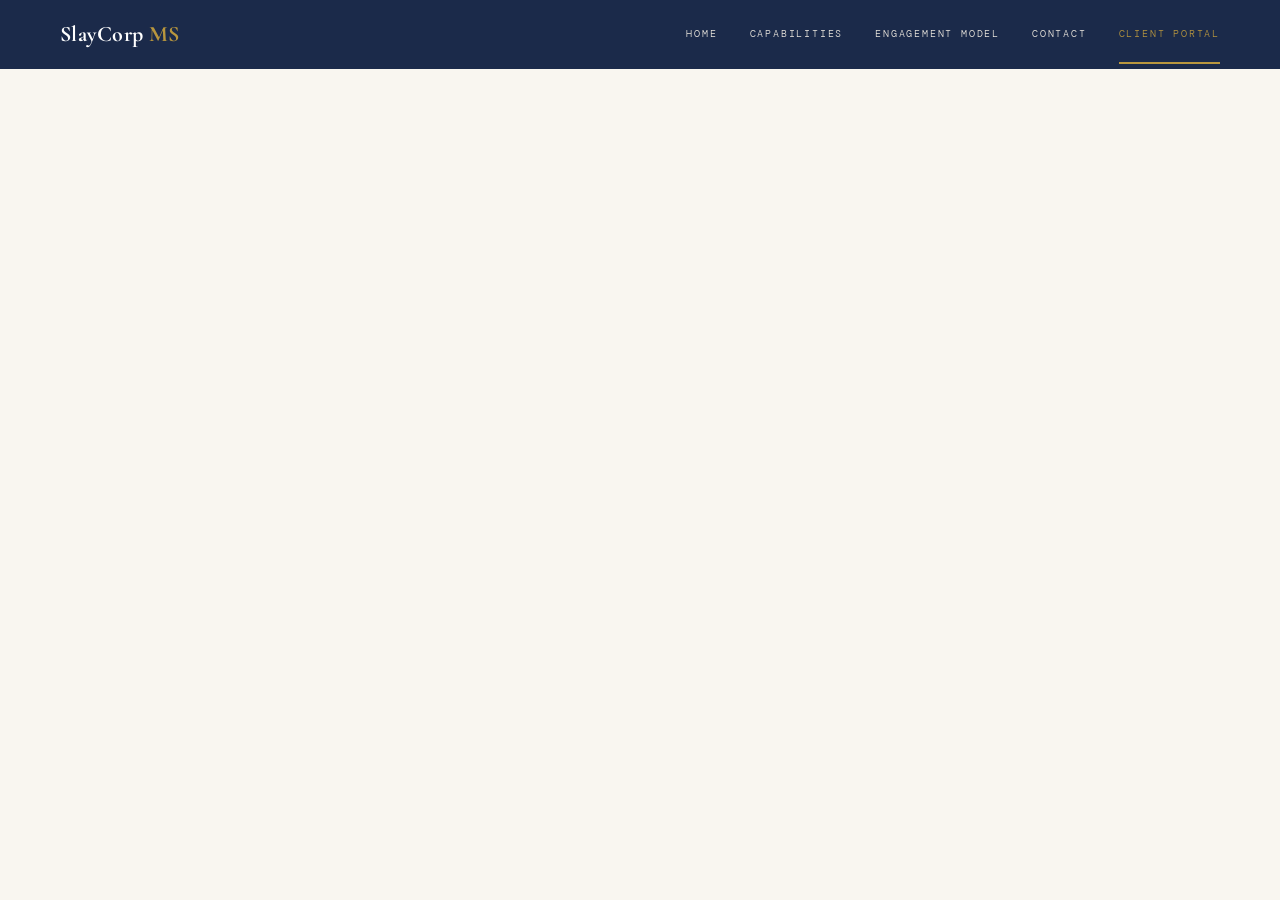
<file: client/cadence.html>
<!DOCTYPE html>
<html lang="en">
<head>
<meta charset="UTF-8">
<meta name="viewport" content="width=device-width, initial-scale=1.0">
<title>Operating Activities &amp; Performance Measurement — SlayCorp Management Services</title>
<meta name="description" content="SlayCorp engagement cadence, operating activities, and performance measurement framework.">
<link href="https://fonts.googleapis.com/css2?family=Cormorant+Garamond:ital,wght@0,400;0,600;0,700;1,400&family=DM+Sans:wght@300;400;500&family=DM+Mono:wght@400&display=swap" rel="stylesheet">
<link rel="stylesheet" href="../styles.css">
<script src="https://identity.netlify.com/v1/netlify-identity-widget.js"></script>
</head>
<body>

<!-- NAVIGATION -->
<nav class="site-nav">
  <a href="../index.html" class="nav-brand">SlayCorp <span>MS</span></a>
  <button class="nav-toggle" aria-label="Toggle navigation" onclick="document.querySelector('.nav-links').classList.toggle('open')">&#9776;</button>
  <ul class="nav-links">
    <li><a href="../index.html">Home</a></li>
    <li><a href="../capabilities.html">Capabilities</a></li>
    <li><a href="../engagement.html">Engagement Model</a></li>
    <li><a href="../contact.html">Contact</a></li>
    <li><a href="./" class="nav-portal active">Client Portal</a></li>
  </ul>
</nav>

<div class="page">

  <!-- BACK LINK -->
  <div style="max-width:860px;margin:32px auto 0;padding:0 24px;">
    <a href="nuclearn.html" style="font-family:'DM Mono',monospace;font-size:11px;letter-spacing:0.12em;text-transform:uppercase;color:var(--gold);text-decoration:none;">&larr; Back to NuClearn Portal</a>
  </div>

  <!-- HERO -->
  <div class="hero">
    <div class="hero-company">Operating Activities <span>&amp; Performance</span></div>
    <div class="hero-tagline">Engagement Cadence &amp; Measurement Framework</div>
  </div>

  <!-- CADENCE OVERVIEW -->
  <div class="section">
    <div class="section-header">
      <div class="section-num">01</div>
      <div class="section-title">Engagement Cadence</div>
    </div>
    <div class="cadence-grid">
      <div class="cadence-item">
        <div class="cadence-freq">Weekly</div>
        <div class="cadence-desc">Execution Updates</div>
      </div>
      <div class="cadence-item">
        <div class="cadence-freq">Biweekly</div>
        <div class="cadence-desc">Stakeholder Sync</div>
      </div>
      <div class="cadence-item">
        <div class="cadence-freq">Monthly</div>
        <div class="cadence-desc">Strategic Review</div>
      </div>
      <div class="cadence-item">
        <div class="cadence-freq">Quarterly</div>
        <div class="cadence-desc">Reassessment</div>
      </div>
    </div>
  </div>

  <!-- OPERATING ACTIVITIES & PERFORMANCE MEASUREMENT -->
  <div class="section">
    <div class="section-header">
      <div class="section-num">02</div>
      <div class="section-title">Operating Activities &amp; Performance Measurement</div>
    </div>
    <p>The following describes SlayCorp's proprietary delivery methodology — the operational practices SlayCorp deploys independently to produce the contracted outcomes. Nuclearn.ai does not direct these activities; it receives their outputs. SlayCorp manages prioritization and sequencing of work necessary to produce the contracted deliverables. Baselines will be established within the first 30 days by mutual agreement. Performance against these metrics will be reported at the 90-day review and at engagement close.</p>

    <table class="scope-table">
      <thead>
        <tr>
          <th>Activity</th>
          <th>How SlayCorp Operates</th>
          <th style="width:220px">How We Measure Improvement</th>
        </tr>
      </thead>
      <tbody>
        <tr>
          <td>Live Implementation Leadership</td>
          <td>SlayCorp's delivery methodology requires direct engagement with at least one active nuclear facility implementation within the first 90 days. SlayCorp manages requirements gathering, hardware coordination or cloud provisioning, IT integration, and go-live as part of its standard implementation practice — applying its methodology end-to-end to produce a completed, validated go-live as a contracted outcome.</td>
          <td>Days from kickoff to go-live, per deployment model. Baseline pulled from last 6–12 completed implementations at engagement start. Target: 20–30% reduction in average TTV by Month 6.</td>
        </tr>
        <tr>
          <td>Cross-Functional Delivery Cadence</td>
          <td>SlayCorp's implementation methodology includes a structured cross-functional coordination cadence — a weekly sync SlayCorp designs, facilitates, and owns across Engineering, Infrastructure, Security, and Customer Success, including the customer's IT counterparts where applicable. SlayCorp produces the agenda, maintains the action log, and manages the escalation path as part of its delivery practice.</td>
          <td>Count of open cross-functional blockers per week. Mean days to resolve. Target: 40% reduction in open items within 60 days of cadence launch.</td>
        </tr>
        <tr>
          <td>TTV &amp; Scope Tracking</td>
          <td>SlayCorp applies a scope confirmation checkpoint at every implementation kickoff as part of its standard delivery methodology. SlayCorp independently maintains a sold scope vs. delivered scope tracker per project and produces variance reporting as a contracted output.</td>
          <td>% of implementations closing at full sold scope. Scope variance rate by project. Target: reduce scope slippage by 25% over the engagement term.</td>
        </tr>
        <tr>
          <td>Customer Onboarding Satisfaction</td>
          <td>SlayCorp's delivery methodology includes a post-go-live feedback loop — a structured survey and debrief process SlayCorp designs and administers independently at the close of each implementation. SlayCorp analyzes findings and incorporates them into its own playbook iteration cycle.</td>
          <td>CSAT score at go-live. % customers completing onboarding within the target window. If no baseline exists, the first 90-day cohort establishes it. Target: measurable improvement by Month 6.</td>
        </tr>
        <tr>
          <td>Security &amp; Procurement Cycle Management</td>
          <td>SlayCorp's implementation methodology includes facility-specific security and IT procurement cycle mapping — a process SlayCorp applies independently at project initiation to identify review timelines, build compliance milestones into project plans, and proactively engage customer IT security stakeholders.</td>
          <td>% of implementations where security or procurement review caused a go-live delay. Target: eliminate security/procurement-caused delays as a top-3 TTV driver within 6 months.</td>
        </tr>
        <tr>
          <td>Continuous Integration Enrollment</td>
          <td>SlayCorp's post-go-live methodology includes a structured customer transition process — a handoff practice SlayCorp develops and deploys independently to move completed implementations into the continuous integration program. SlayCorp produces the enrollment session and confirms data integration milestones with the customer.</td>
          <td>% of go-live customers enrolled in the continuous integration program within 30 days of go-live. New expansion opportunities surfaced per cohort. Target: first cohort enrolled within 90 days of framework delivery.</td>
        </tr>
        <tr>
          <td>Playbook Adoption &amp; Iteration</td>
          <td>SlayCorp deploys a playbook orientation as part of its standard implementation methodology onboarding — a structured knowledge transfer SlayCorp designs and delivers independently to Engineering and Customer Success within the first 60 days. Playbook iteration is driven by SlayCorp's own retrospective practice.</td>
          <td>% of new implementations started on-playbook. Playbook iteration frequency. Target: 100% of new implementations on-playbook by Month 3.</td>
        </tr>
      </tbody>
    </table>

    <p style="margin-top:16px; font-size:13px; color:var(--gray); font-style:italic;">SlayCorp will produce and deliver a performance dashboard covering these metrics on a cadence SlayCorp determines appropriate — no less than monthly. The dashboard is a contracted deliverable issued to Nuclearn.ai's designated leadership contacts.</p>
  </div>

</div>

<!-- FOOTER -->
<footer class="site-footer">
  <div class="footer-left">SlayCorp Management Services LLC</div>
  <div class="footer-right">slaycorp.co</div>
</footer>

<!-- NETLIFY IDENTITY AUTH GATE -->
<script>
(function() {
  var protectedContent = document.querySelector('.page');
  var footer = document.querySelector('.site-footer');
  protectedContent.style.display = 'none';
  footer.style.display = 'none';

  var user = netlifyIdentity.currentUser();
  if (user) {
    protectedContent.style.display = '';
    footer.style.display = '';
  } else {
    var loginBlock = document.createElement('div');
    loginBlock.style.cssText = 'max-width:860px;margin:120px auto;padding:60px;text-align:center;';
    loginBlock.innerHTML = '<div style="font-family:Cormorant Garamond,serif;font-size:28px;font-weight:700;color:#1B2A4A;margin-bottom:16px;">Client Portal</div>' +
      '<p style="font-family:DM Sans,sans-serif;font-size:14px;color:#6B7280;margin-bottom:32px;">This area is restricted to authorized SlayCorp clients. Please log in to access your engagement environment.</p>' +
      '<button onclick="netlifyIdentity.open()" style="font-family:DM Mono,monospace;font-size:11px;letter-spacing:0.18em;text-transform:uppercase;color:#1B2A4A;background:#B8963E;padding:14px 36px;border:none;cursor:pointer;">Log In</button>';
    document.querySelector('.site-nav').insertAdjacentElement('afterend', loginBlock);
  }

  netlifyIdentity.on('login', function() {
    protectedContent.style.display = '';
    footer.style.display = '';
    var loginPrompt = document.querySelector('.site-nav + div');
    if (loginPrompt) loginPrompt.remove();
  });

  netlifyIdentity.on('logout', function() {
    window.location.reload();
  });
})();
</script>

</body>
</html>
</file>
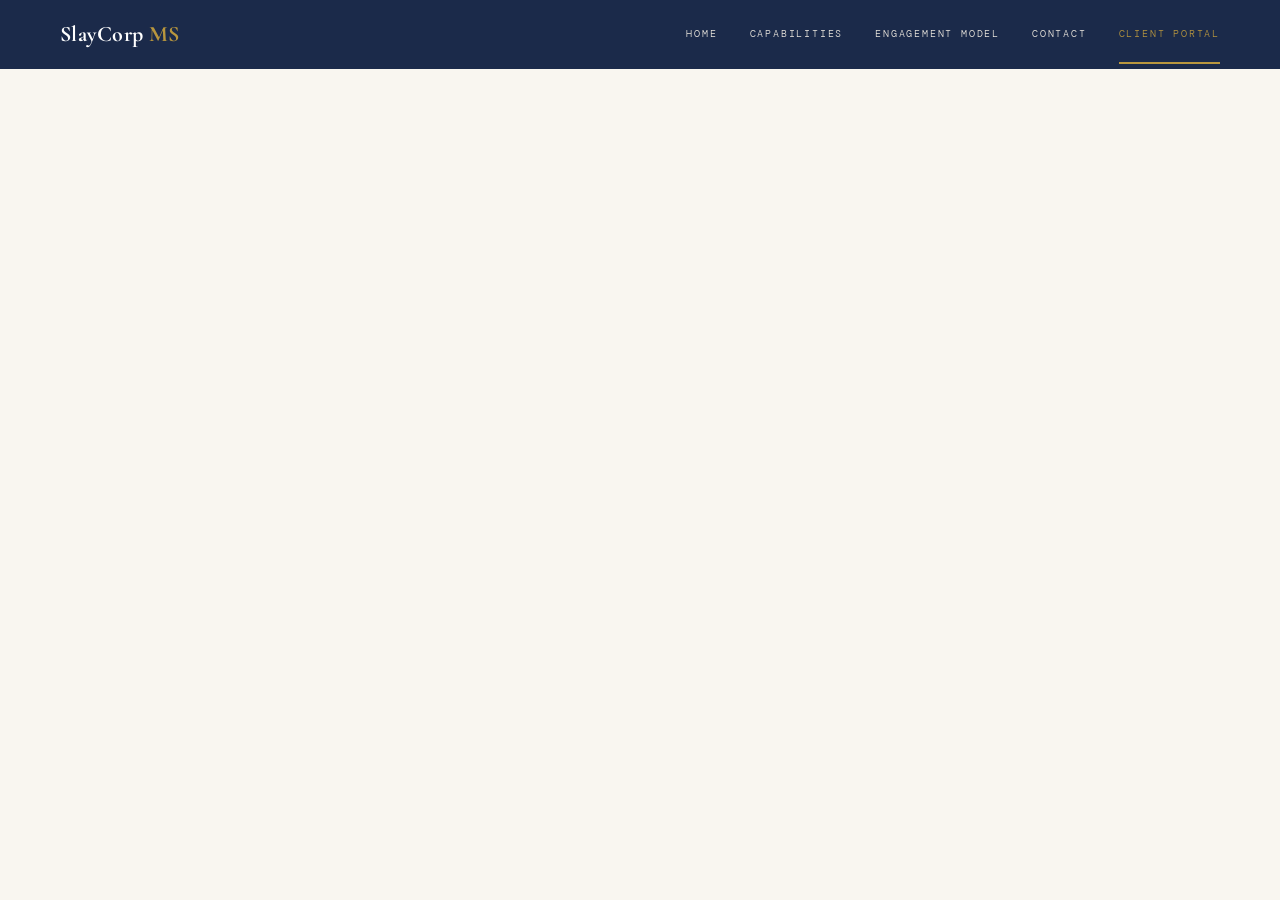
<file: client/nuclearn.html>
<!DOCTYPE html>
<html lang="en">
<head>
<meta charset="UTF-8">
<meta name="viewport" content="width=device-width, initial-scale=1.0">
<title>NuClearn — Client Portal — SlayCorp Management Services</title>
<meta name="description" content="NuClearn client engagement portal. Secure access to engagement documents, deliverables, and project updates.">
<link href="https://fonts.googleapis.com/css2?family=Cormorant+Garamond:ital,wght@0,400;0,600;0,700;1,400&family=DM+Sans:wght@300;400;500&family=DM+Mono:wght@400&display=swap" rel="stylesheet">
<link rel="stylesheet" href="../styles.css">
<script src="https://identity.netlify.com/v1/netlify-identity-widget.js"></script>
</head>
<body>

<!-- NAVIGATION -->
<nav class="site-nav">
  <a href="../index.html" class="nav-brand">SlayCorp <span>MS</span></a>
  <button class="nav-toggle" aria-label="Toggle navigation" onclick="document.querySelector('.nav-links').classList.toggle('open')">&#9776;</button>
  <ul class="nav-links">
    <li><a href="../index.html">Home</a></li>
    <li><a href="../capabilities.html">Capabilities</a></li>
    <li><a href="../engagement.html">Engagement Model</a></li>
    <li><a href="../contact.html">Contact</a></li>
    <li><a href="./" class="nav-portal active">Client Portal</a></li>
  </ul>
</nav>

<div class="page">

  <!-- PORTAL HEADER -->
  <div class="portal-header">
    <div class="portal-client">NuClearn <span>Engagement</span></div>
    <div class="portal-status">Proposal Submitted</div>
  </div>

  <!-- ENGAGEMENT OVERVIEW -->
  <div class="portal-section">
    <div class="portal-section-title">Engagement Overview</div>
    <div class="engage-grid">
      <div class="engage-item">
        <div class="engage-num">01</div>
        <div class="engage-content">
          <h3>Engagement Tier</h3>
          <p><a href="tiers.html" style="color:var(--gold);text-decoration:none;border-bottom:1px solid var(--gold);">Strategic Partnership</a> — Business alignment, growth strategy, and long-term delivery architecture</p>
        </div>
      </div>
      <div class="engage-item">
        <div class="engage-num">02</div>
        <div class="engage-content">
          <h3>Scope</h3>
          <p>AI-enhanced program delivery, governance implementation, and operational transformation</p>
        </div>
      </div>
    </div>
  </div>

  <!-- ENGAGEMENT PROPOSAL -->
  <div class="portal-section">
    <div class="portal-section-title">Engagement Proposal</div>
    <ul class="doc-list">
      <li class="doc-item">
        <a href="docs/engagement-proposal.html" style="display:flex;align-items:center;gap:16px;text-decoration:none;color:inherit;">
          <div class="doc-type" style="font-size:10px;">VIEW</div>
          <div>
            <div class="doc-name">SlayCorp Management Services — Engagement Proposal</div>
            <div class="doc-desc">Scope of work, deliverables, timeline, and engagement terms</div>
          </div>
        </a>
      </li>
    </ul>
  </div>

  <!-- DELIVERABLES -->
  <div class="portal-section">
    <div class="portal-section-title">Contract Deliverables</div>
    <ul class="doc-list">
      <li class="doc-item">
        <div class="doc-type">01</div>
        <div>
          <div class="doc-name">Implementation Audit & Action Plan</div>
          <div class="doc-desc">Written audit of the active customer implementation queue with prioritized action plan and Time-to-Value targets</div>
        </div>
      </li>
      <li class="doc-item">
        <div class="doc-type">02</div>
        <div>
          <div class="doc-name">Implementation Playbook</div>
          <div class="doc-desc">Repeatable implementation framework covering all three deployment models with project plan templates, RACI charts, and milestone gates</div>
        </div>
      </li>
      <li class="doc-item">
        <div class="doc-type">03</div>
        <div>
          <div class="doc-name">Continuous Integration Framework</div>
          <div class="doc-desc">Framework defining customer transition from deployment into ongoing data integration with phase definitions and expansion triggers</div>
        </div>
      </li>
      <li class="doc-item">
        <div class="doc-type">04</div>
        <div>
          <div class="doc-name">Customer Governance Package</div>
          <div class="doc-desc">Per-implementation project charter, stakeholder RACI, milestone schedule, and status reporting cadence</div>
        </div>
      </li>
      <li class="doc-item">
        <div class="doc-type">05</div>
        <div>
          <div class="doc-name">Product Operating Model Assessment</div>
          <div class="doc-desc">Assessment of product organization structure with prioritized recommendations for an AI-native SaaS business</div>
        </div>
      </li>
    </ul>
  </div>

  <!-- ENGAGEMENT CADENCE -->
  <div class="portal-section">
    <div class="portal-section-title"><a href="cadence.html" style="color:inherit;text-decoration:none;border-bottom:1px solid var(--gold);">Engagement Cadence</a></div>
    <div class="cadence-grid">
      <a href="cadence.html" class="cadence-item" style="text-decoration:none;color:inherit;">
        <div class="cadence-freq">Weekly</div>
        <div class="cadence-desc">Execution Updates</div>
      </a>
      <a href="cadence.html" class="cadence-item" style="text-decoration:none;color:inherit;">
        <div class="cadence-freq">Biweekly</div>
        <div class="cadence-desc">Stakeholder Sync</div>
      </a>
      <a href="cadence.html" class="cadence-item" style="text-decoration:none;color:inherit;">
        <div class="cadence-freq">Monthly</div>
        <div class="cadence-desc">Strategic Review</div>
      </a>
      <a href="cadence.html" class="cadence-item" style="text-decoration:none;color:inherit;">
        <div class="cadence-freq">Quarterly</div>
        <div class="cadence-desc">Reassessment</div>
      </a>
    </div>
  </div>

</div>

<!-- FOOTER -->
<footer class="site-footer">
  <div class="footer-left">SlayCorp Management Services LLC</div>
  <div class="footer-right">slaycorp.co</div>
</footer>

<!-- NETLIFY IDENTITY AUTH GATE -->
<script>
(function() {
  var protectedContent = document.querySelector('.page');
  var footer = document.querySelector('.site-footer');
  protectedContent.style.display = 'none';
  footer.style.display = 'none';

  var user = netlifyIdentity.currentUser();
  if (user) {
    protectedContent.style.display = '';
    footer.style.display = '';
  } else {
    var loginBlock = document.createElement('div');
    loginBlock.style.cssText = 'max-width:860px;margin:120px auto;padding:60px;text-align:center;';
    loginBlock.innerHTML = '<div style="font-family:Cormorant Garamond,serif;font-size:28px;font-weight:700;color:#1B2A4A;margin-bottom:16px;">Client Portal</div>' +
      '<p style="font-family:DM Sans,sans-serif;font-size:14px;color:#6B7280;margin-bottom:32px;">This area is restricted to authorized SlayCorp clients. Please log in to access your engagement environment.</p>' +
      '<button onclick="netlifyIdentity.open()" style="font-family:DM Mono,monospace;font-size:11px;letter-spacing:0.18em;text-transform:uppercase;color:#1B2A4A;background:#B8963E;padding:14px 36px;border:none;cursor:pointer;">Log In</button>';
    document.querySelector('.site-nav').insertAdjacentElement('afterend', loginBlock);
  }

  netlifyIdentity.on('login', function() {
    protectedContent.style.display = '';
    footer.style.display = '';
    var loginPrompt = document.querySelector('.site-nav + div');
    if (loginPrompt) loginPrompt.remove();
  });

  netlifyIdentity.on('logout', function() {
    window.location.reload();
  });
})();
</script>

</body>
</html>
</file>
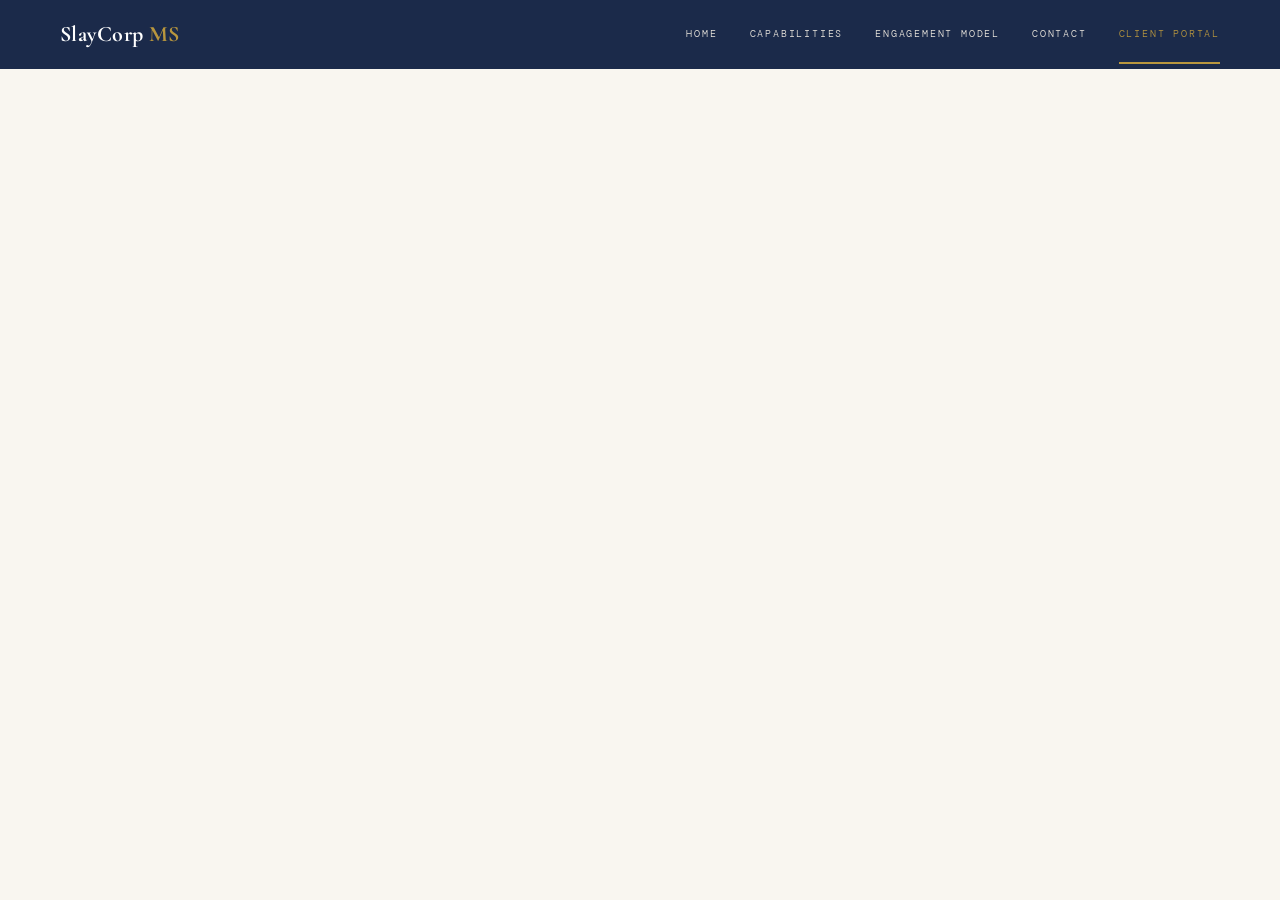
<file: client/tiers.html>
<!DOCTYPE html>
<html lang="en">
<head>
<meta charset="UTF-8">
<meta name="viewport" content="width=device-width, initial-scale=1.0">
<title>Engagement Tiers — SlayCorp Management Services</title>
<meta name="description" content="SlayCorp engagement tiers: Project Execution, Program Leadership, and Strategic Partnership.">
<link href="https://fonts.googleapis.com/css2?family=Cormorant+Garamond:ital,wght@0,400;0,600;0,700;1,400&family=DM+Sans:wght@300;400;500&family=DM+Mono:wght@400&display=swap" rel="stylesheet">
<link rel="stylesheet" href="../styles.css">
<script src="https://identity.netlify.com/v1/netlify-identity-widget.js"></script>
</head>
<body>

<!-- NAVIGATION -->
<nav class="site-nav">
  <a href="../index.html" class="nav-brand">SlayCorp <span>MS</span></a>
  <button class="nav-toggle" aria-label="Toggle navigation" onclick="document.querySelector('.nav-links').classList.toggle('open')">&#9776;</button>
  <ul class="nav-links">
    <li><a href="../index.html">Home</a></li>
    <li><a href="../capabilities.html">Capabilities</a></li>
    <li><a href="../engagement.html">Engagement Model</a></li>
    <li><a href="../contact.html">Contact</a></li>
    <li><a href="./" class="nav-portal active">Client Portal</a></li>
  </ul>
</nav>

<div class="page">

  <!-- BACK LINK -->
  <div style="max-width:860px;margin:32px auto 0;padding:0 24px;">
    <a href="nuclearn.html" style="font-family:'DM Mono',monospace;font-size:11px;letter-spacing:0.12em;text-transform:uppercase;color:var(--gold);text-decoration:none;">&larr; Back to NuClearn Portal</a>
  </div>

  <!-- HERO -->
  <div class="hero">
    <div class="hero-company">Engagement <span>Tiers</span></div>
    <div class="hero-tagline">Structured for Outcomes, Not Hours</div>
  </div>

  <!-- ENGAGEMENT TIERS -->
  <div class="section">
    <p>SlayCorp engages at three levels, each with increasing scope and strategic depth. Every tier includes defined deliverables, structured cadence, and governed accountability.</p>

    <div class="tier-grid">
      <div class="tier-card">
        <div class="tier-label">Tier 1</div>
        <div class="tier-name">Project Execution</div>
        <p>Tactical delivery of bounded workstreams. Defined scope, acceptance criteria, and completion timelines. You define the objective — we deliver the result.</p>
        <div class="tier-details">
          <div class="tier-detail-label">Typical Scope</div>
          <div class="tier-detail-text">Single workstream or deliverable set</div>
          <div class="tier-detail-label">Cadence</div>
          <div class="tier-detail-text">Weekly execution updates</div>
        </div>
      </div>
      <div class="tier-card">
        <div class="tier-label">Tier 2</div>
        <div class="tier-name">Program Leadership</div>
        <p>Multi-project coordination with cross-functional accountability, stakeholder alignment, and governed delivery cycles across your organization.</p>
        <div class="tier-details">
          <div class="tier-detail-label">Typical Scope</div>
          <div class="tier-detail-text">Multiple workstreams, cross-functional teams</div>
          <div class="tier-detail-label">Cadence</div>
          <div class="tier-detail-text">Weekly updates + biweekly stakeholder sync</div>
        </div>
      </div>
      <div class="tier-card tier-featured">
        <div class="tier-label">Tier 3</div>
        <div class="tier-name">Strategic Partnership</div>
        <p>Business alignment, growth strategy, and long-term delivery architecture. Embedded at the executive level to drive organizational outcomes.</p>
        <div class="tier-details">
          <div class="tier-detail-label">Typical Scope</div>
          <div class="tier-detail-text">Organization-wide strategy and execution</div>
          <div class="tier-detail-label">Cadence</div>
          <div class="tier-detail-text">Full cadence: weekly, biweekly, monthly, quarterly</div>
        </div>
      </div>
    </div>
  </div>

</div>

<!-- FOOTER -->
<footer class="site-footer">
  <div class="footer-left">SlayCorp Management Services LLC</div>
  <div class="footer-right">slaycorp.co</div>
</footer>

<!-- NETLIFY IDENTITY AUTH GATE -->
<script>
(function() {
  var protectedContent = document.querySelector('.page');
  var footer = document.querySelector('.site-footer');
  protectedContent.style.display = 'none';
  footer.style.display = 'none';

  var user = netlifyIdentity.currentUser();
  if (user) {
    protectedContent.style.display = '';
    footer.style.display = '';
  } else {
    var loginBlock = document.createElement('div');
    loginBlock.style.cssText = 'max-width:860px;margin:120px auto;padding:60px;text-align:center;';
    loginBlock.innerHTML = '<div style="font-family:Cormorant Garamond,serif;font-size:28px;font-weight:700;color:#1B2A4A;margin-bottom:16px;">Client Portal</div>' +
      '<p style="font-family:DM Sans,sans-serif;font-size:14px;color:#6B7280;margin-bottom:32px;">This area is restricted to authorized SlayCorp clients. Please log in to access your engagement environment.</p>' +
      '<button onclick="netlifyIdentity.open()" style="font-family:DM Mono,monospace;font-size:11px;letter-spacing:0.18em;text-transform:uppercase;color:#1B2A4A;background:#B8963E;padding:14px 36px;border:none;cursor:pointer;">Log In</button>';
    document.querySelector('.site-nav').insertAdjacentElement('afterend', loginBlock);
  }

  netlifyIdentity.on('login', function() {
    protectedContent.style.display = '';
    footer.style.display = '';
    var loginPrompt = document.querySelector('.site-nav + div');
    if (loginPrompt) loginPrompt.remove();
  });

  netlifyIdentity.on('logout', function() {
    window.location.reload();
  });
})();
</script>

</body>
</html>
</file>
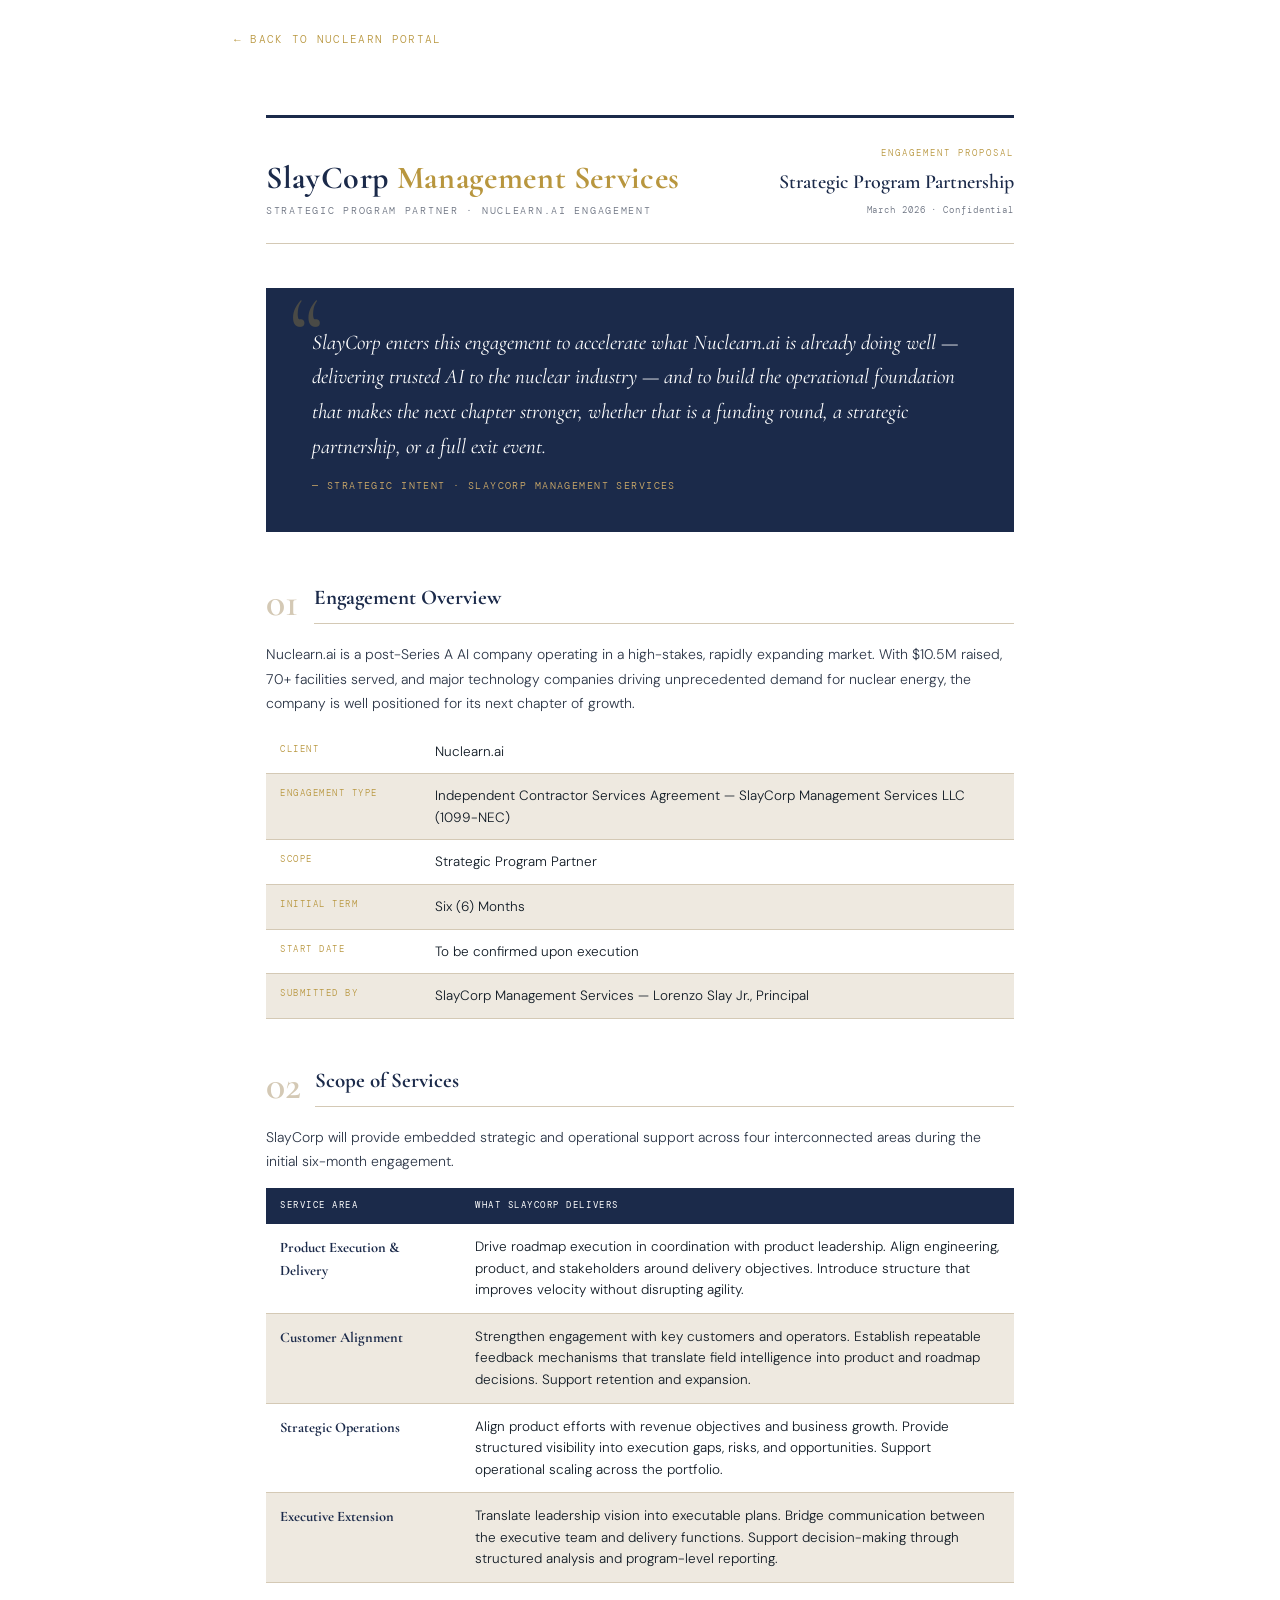
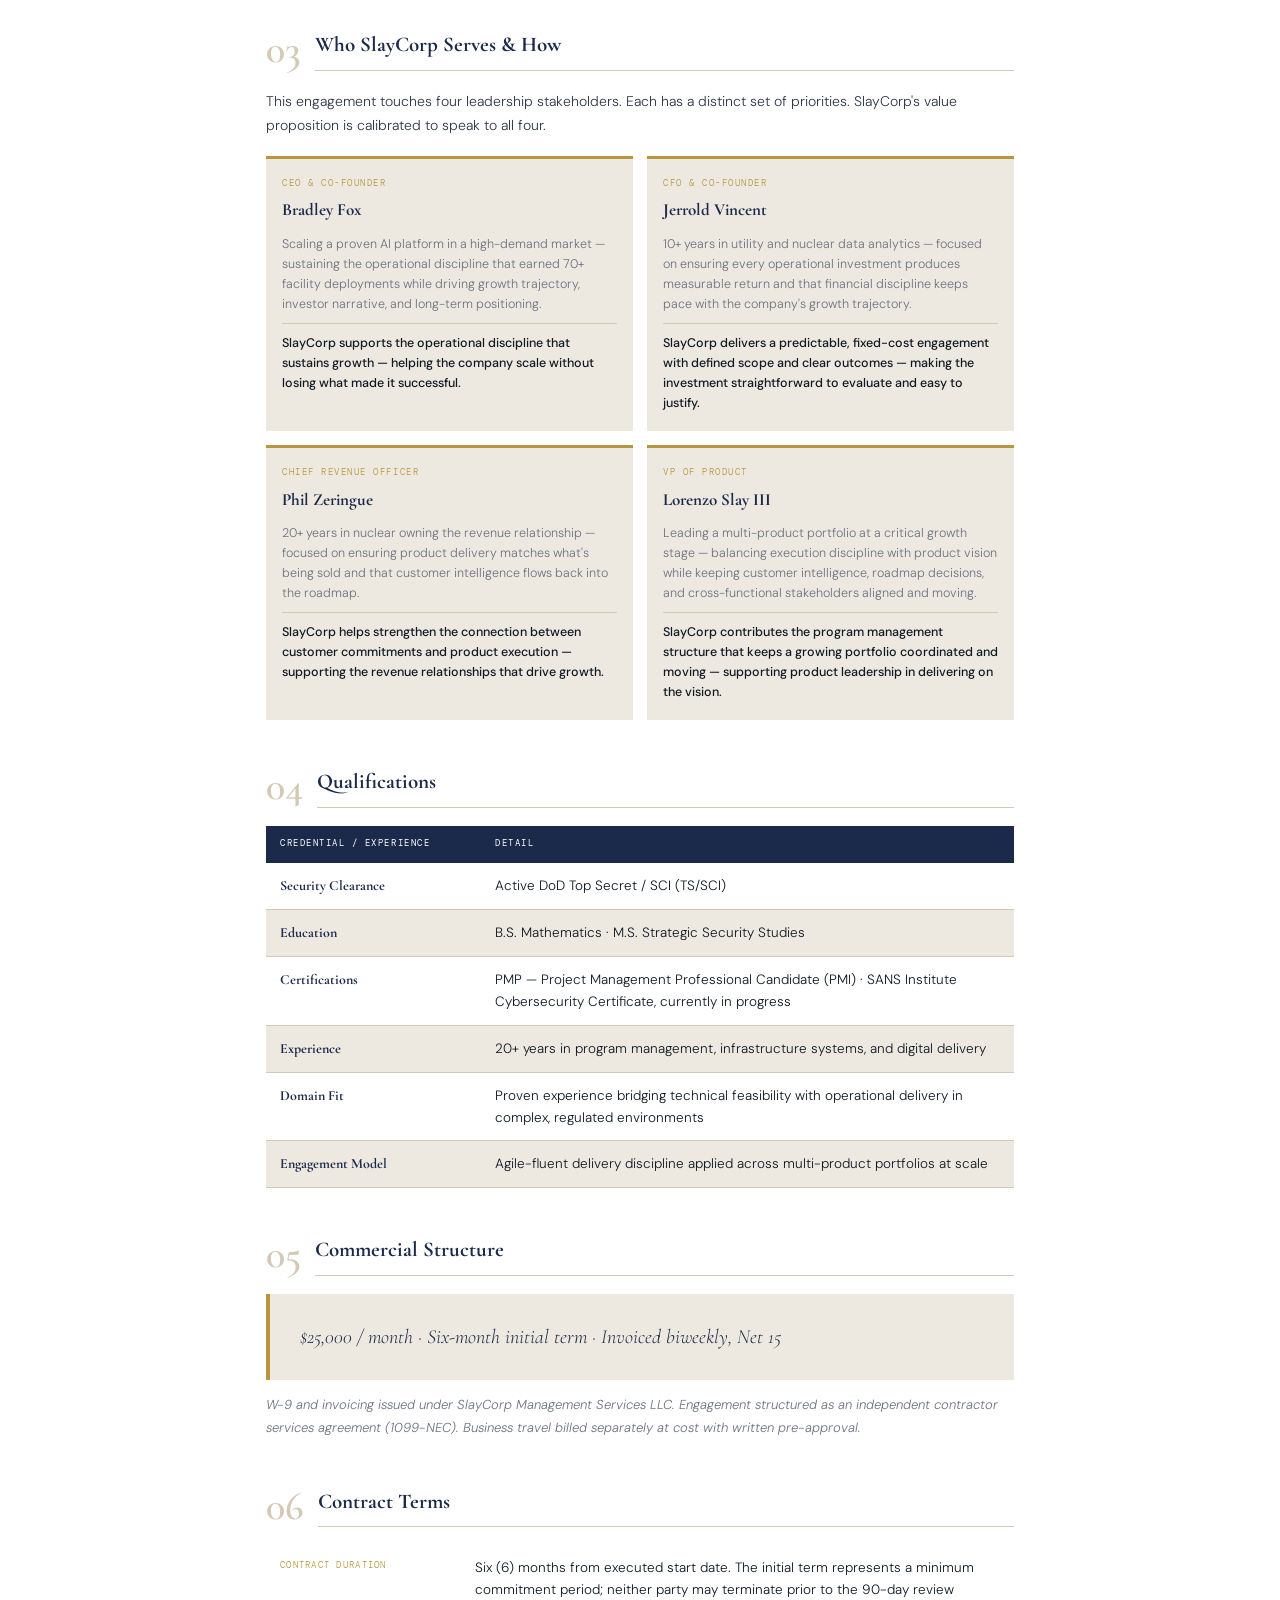
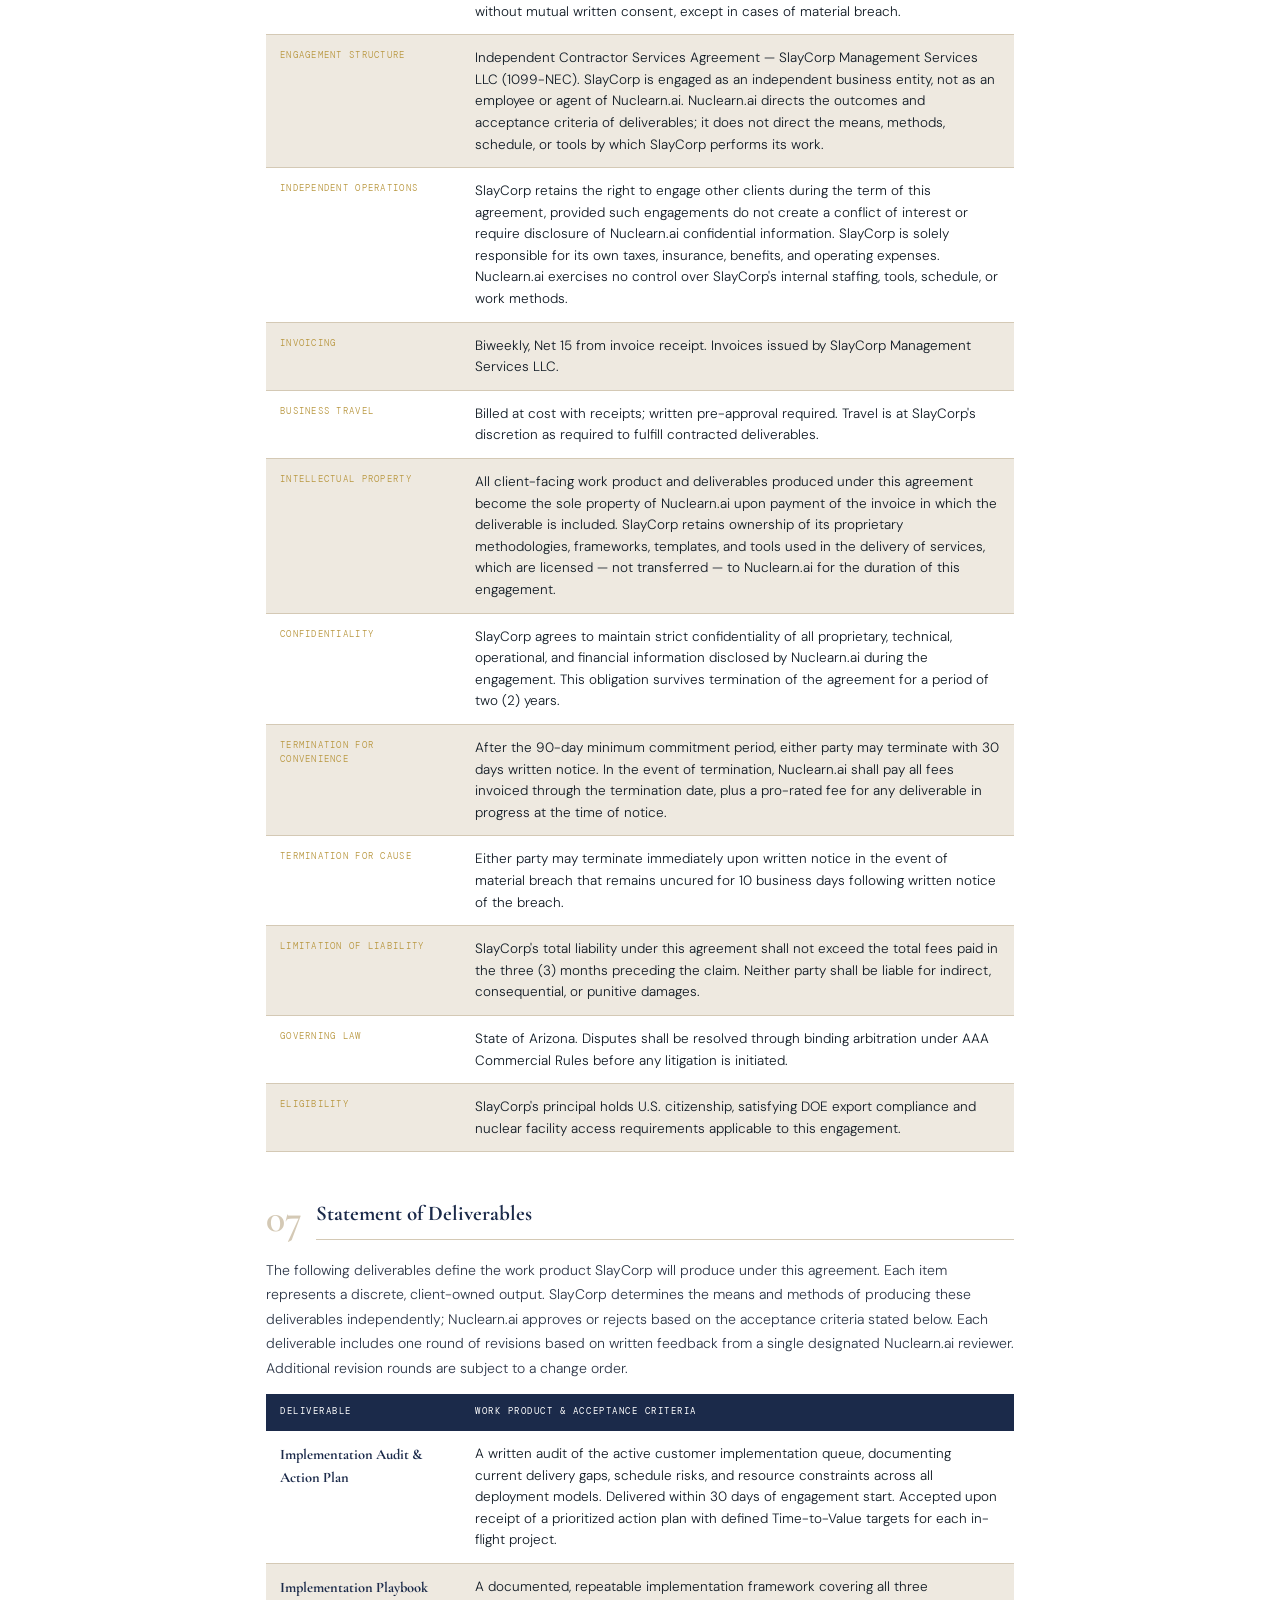
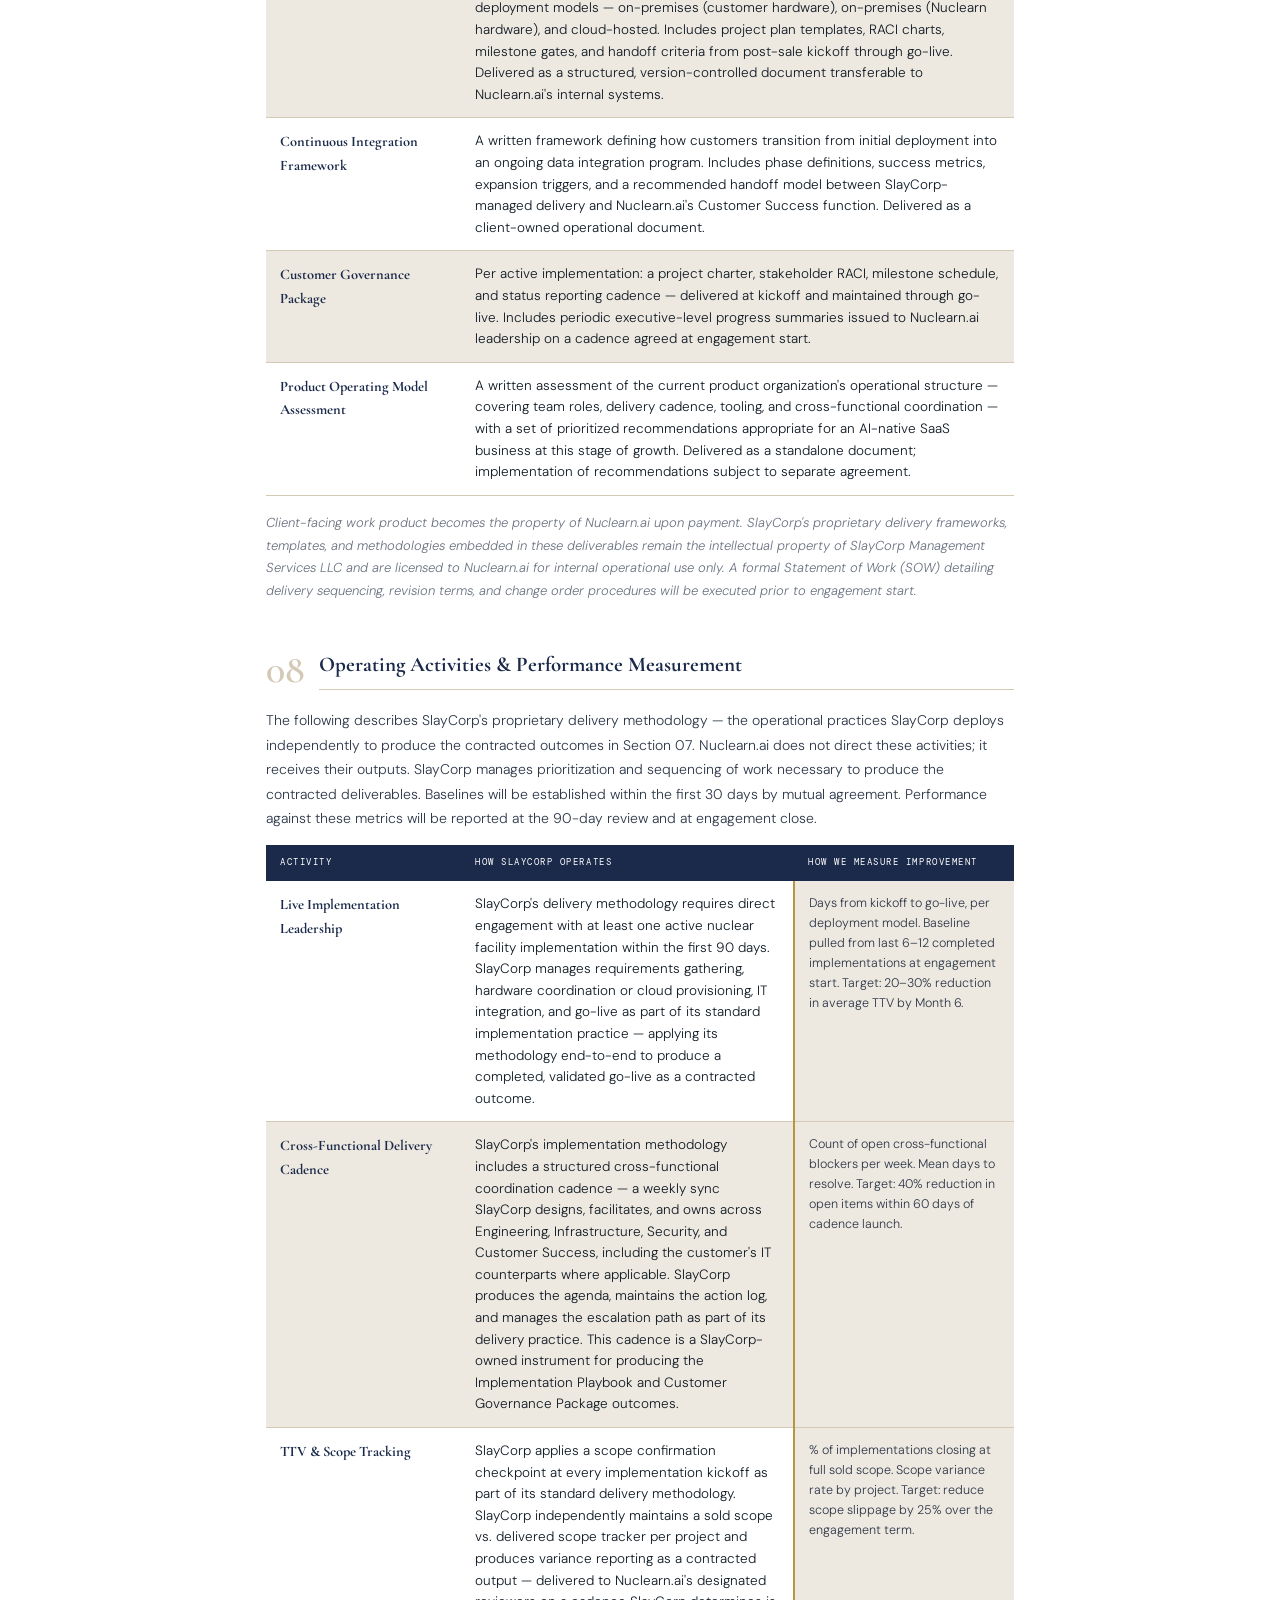
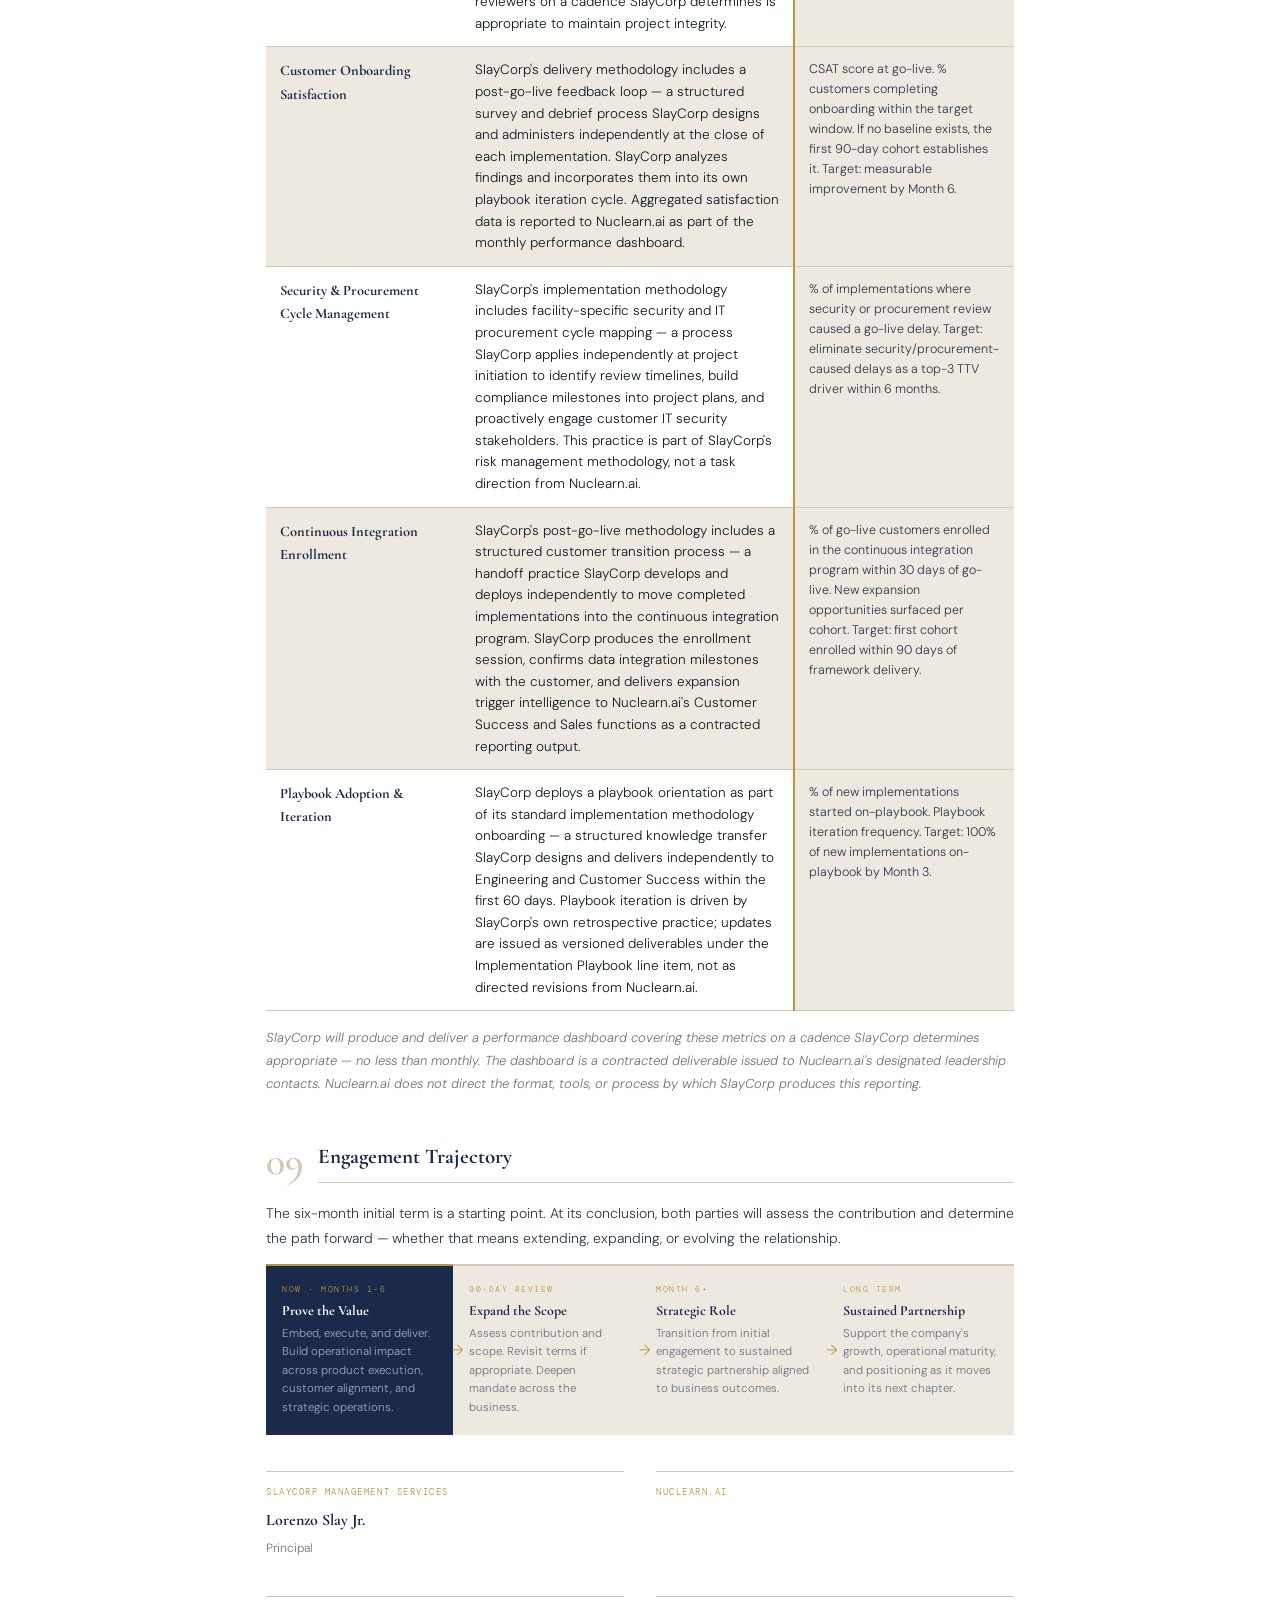
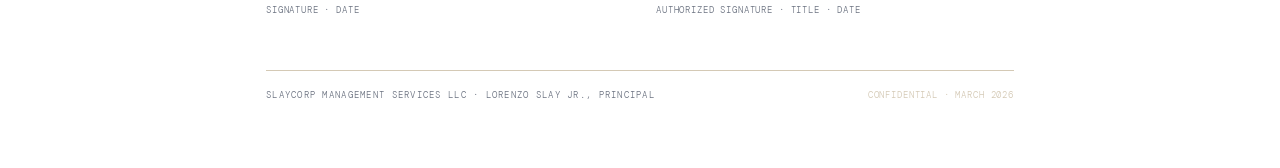
<file: client/docs/engagement-proposal.html>
<!DOCTYPE html>
<html lang="en">
<head>
<meta charset="UTF-8">
<meta name="viewport" content="width=device-width, initial-scale=1.0">
<title>SlayCorp Management Services — Engagement Proposal</title>
<link href="https://fonts.googleapis.com/css2?family=Cormorant+Garamond:ital,wght@0,400;0,600;0,700;1,400&family=DM+Sans:wght@300;400;500&family=DM+Mono:wght@400&display=swap" rel="stylesheet">
<style>
  :root {
    --ink: #0f1923;
    --navy: #1B2A4A;
    --gold: #B8963E;
    --gold-light: #D4AF6A;
    --cream: #F9F6F0;
    --mist: #EEE9E0;
    --gray: #6B7280;
    --rule: #D4C9B5;
    --white: #FFFFFF;
  }

  * { margin: 0; padding: 0; box-sizing: border-box; }

  body {
    background: var(--white);
    color: var(--ink);
    font-family: 'DM Sans', sans-serif;
    font-weight: 300;
    line-height: 1.7;
  }

  .page {
    max-width: 860px;
    margin: 0 auto;
    padding: 64px 56px;
  }

  /* ── MASTHEAD */
  .masthead {
    border-top: 3px solid var(--navy);
    border-bottom: 1px solid var(--rule);
    padding: 28px 0 24px;
    margin-bottom: 44px;
    display: grid;
    grid-template-columns: 1fr auto;
    align-items: end;
    gap: 24px;
  }

  .company {
    font-family: 'Cormorant Garamond', serif;
    font-weight: 700;
    font-size: 32px;
    letter-spacing: 0.02em;
    color: var(--navy);
    line-height: 1.1;
  }

  .company span { color: var(--gold); }

  .tagline {
    font-family: 'DM Mono', monospace;
    font-size: 9.5px;
    letter-spacing: 0.18em;
    color: var(--gray);
    text-transform: uppercase;
    margin-top: 7px;
  }

  .masthead-right { text-align: right; }

  .doc-label {
    font-family: 'DM Mono', monospace;
    font-size: 9px;
    letter-spacing: 0.22em;
    text-transform: uppercase;
    color: var(--gold);
    margin-bottom: 4px;
  }

  .doc-title {
    font-family: 'Cormorant Garamond', serif;
    font-size: 20px;
    font-weight: 600;
    color: var(--navy);
  }

  .doc-date {
    font-family: 'DM Mono', monospace;
    font-size: 9px;
    color: var(--gray);
    letter-spacing: 0.1em;
    margin-top: 4px;
  }

  /* ── OPENING */
  .opening {
    background: var(--navy);
    color: var(--white);
    padding: 38px 46px;
    margin-bottom: 48px;
    position: relative;
  }

  .opening::before {
    content: '\201C';
    font-family: 'Cormorant Garamond', serif;
    font-size: 110px;
    color: var(--gold);
    opacity: 0.3;
    position: absolute;
    top: -8px;
    left: 22px;
    line-height: 1;
  }

  .opening p {
    font-family: 'Cormorant Garamond', serif;
    font-size: 21px;
    font-weight: 400;
    font-style: italic;
    line-height: 1.65;
    color: var(--white);
    position: relative;
    z-index: 1;
  }

  .opening-attr {
    font-family: 'DM Mono', monospace;
    font-size: 9.5px;
    letter-spacing: 0.15em;
    color: var(--gold-light);
    margin-top: 14px;
    text-transform: uppercase;
    position: relative;
    z-index: 1;
  }

  /* ── SECTION */
  .section { margin-bottom: 44px; }

  .section-header {
    display: flex;
    align-items: center;
    gap: 14px;
    margin-bottom: 18px;
  }

  .section-num {
    font-family: 'Cormorant Garamond', serif;
    font-size: 40px;
    font-weight: 600;
    color: var(--rule);
    line-height: 1;
    min-width: 34px;
  }

  .section-title {
    font-family: 'Cormorant Garamond', serif;
    font-size: 21px;
    font-weight: 700;
    color: var(--navy);
    border-bottom: 1px solid var(--rule);
    padding-bottom: 7px;
    flex: 1;
  }

  .section p {
    font-size: 14px;
    color: #2D3748;
    margin-bottom: 12px;
    line-height: 1.75;
  }

  /* ── OVERVIEW TABLE */
  .overview-table {
    width: 100%;
    border-collapse: collapse;
    margin: 14px 0;
  }

  .overview-table tr { border-bottom: 1px solid var(--rule); }
  .overview-table tr:nth-child(even) { background: var(--mist); }

  .overview-table td {
    padding: 11px 14px;
    font-size: 13.5px;
    line-height: 1.6;
    vertical-align: top;
  }

  .overview-table td:first-child {
    font-family: 'DM Mono', monospace;
    font-size: 8.5px;
    letter-spacing: 0.18em;
    text-transform: uppercase;
    color: var(--gold);
    width: 155px;
    padding-top: 13px;
  }

  /* ── SCOPE TABLE */
  .scope-table {
    width: 100%;
    border-collapse: collapse;
    margin: 14px 0;
  }

  .scope-table thead tr { background: var(--navy); }

  .scope-table thead th {
    font-family: 'DM Mono', monospace;
    font-size: 8.5px;
    letter-spacing: 0.18em;
    text-transform: uppercase;
    color: var(--white);
    padding: 11px 14px;
    text-align: left;
    font-weight: 400;
  }

  .scope-table tbody tr { border-bottom: 1px solid var(--rule); }
  .scope-table tbody tr:nth-child(even) { background: var(--mist); }

  .scope-table tbody td {
    padding: 12px 14px;
    font-size: 13.5px;
    vertical-align: top;
    line-height: 1.6;
  }

  .scope-table tbody td:first-child {
    font-family: 'Cormorant Garamond', serif;
    font-size: 14.5px;
    font-weight: 700;
    color: var(--navy);
    width: 195px;
  }

  .scope-table tbody td:last-child.metric-col {
    font-size: 12.5px;
    color: #2D3748;
    background: var(--mist);
    border-left: 2px solid var(--gold);
  }


  .audience-grid {
    display: grid;
    grid-template-columns: 1fr 1fr;
    gap: 14px;
    margin: 18px 0;
  }

  .audience-card {
    border-top: 3px solid var(--gold);
    background: var(--mist);
    padding: 18px 16px;
  }

  .audience-role {
    font-family: 'DM Mono', monospace;
    font-size: 8.5px;
    letter-spacing: 0.18em;
    text-transform: uppercase;
    color: var(--gold);
    margin-bottom: 5px;
  }

  .audience-name {
    font-family: 'Cormorant Garamond', serif;
    font-size: 17px;
    font-weight: 700;
    color: var(--navy);
    margin-bottom: 9px;
  }

  .audience-need {
    font-size: 12.5px;
    color: var(--gray);
    line-height: 1.6;
  }

  .audience-value {
    font-size: 12.5px;
    color: var(--ink);
    font-weight: 500;
    margin-top: 9px;
    padding-top: 9px;
    border-top: 1px solid var(--rule);
    line-height: 1.6;
  }

  /* ── QUALS TABLE */
  .quals-table {
    width: 100%;
    border-collapse: collapse;
    margin: 14px 0;
  }

  .quals-table thead tr { background: var(--navy); }

  .quals-table thead th {
    font-family: 'DM Mono', monospace;
    font-size: 8.5px;
    letter-spacing: 0.18em;
    text-transform: uppercase;
    color: var(--white);
    padding: 11px 14px;
    text-align: left;
    font-weight: 400;
  }

  .quals-table tbody tr { border-bottom: 1px solid var(--rule); }
  .quals-table tbody tr:nth-child(even) { background: var(--mist); }

  .quals-table tbody td {
    padding: 12px 14px;
    font-size: 13.5px;
    vertical-align: top;
    line-height: 1.6;
  }

  .quals-table tbody td:first-child {
    font-family: 'Cormorant Garamond', serif;
    font-size: 14px;
    font-weight: 700;
    color: var(--navy);
    width: 215px;
  }

  /* ── COMMERCIAL BLOCK */
  .position-statement {
    background: var(--mist);
    border-left: 4px solid var(--gold);
    padding: 26px 30px;
    margin: 14px 0;
  }

  .position-statement p {
    font-family: 'Cormorant Garamond', serif;
    font-size: 20px;
    font-style: italic;
    color: var(--navy);
    line-height: 1.7;
    margin: 0;
  }

  /* ── CONTRACT TABLE */
  .contract-table {
    width: 100%;
    border-collapse: collapse;
    margin: 14px 0;
  }

  .contract-table tbody tr { border-bottom: 1px solid var(--rule); }
  .contract-table tbody tr:nth-child(even) { background: var(--mist); }

  .contract-table tbody td {
    padding: 12px 14px;
    font-size: 13.5px;
    vertical-align: top;
    line-height: 1.6;
  }

  .contract-table tbody td:first-child {
    font-family: 'DM Mono', monospace;
    font-size: 8.5px;
    letter-spacing: 0.15em;
    text-transform: uppercase;
    color: var(--gold);
    width: 195px;
    padding-top: 14px;
  }

  /* ── PATH ROW */
  .path-row {
    display: flex;
    gap: 0;
    margin: 14px 0;
  }

  .path-step {
    flex: 1;
    padding: 18px 16px;
    background: var(--mist);
    border-top: 2px solid var(--rule);
    position: relative;
  }

  .path-step.active {
    border-top-color: var(--gold);
    background: var(--navy);
  }

  .path-step::after {
    content: '→';
    position: absolute;
    right: -10px;
    top: 50%;
    transform: translateY(-50%);
    color: var(--gold);
    font-size: 15px;
    z-index: 2;
  }

  .path-step:last-child::after { display: none; }

  .path-phase {
    font-family: 'DM Mono', monospace;
    font-size: 7.5px;
    letter-spacing: 0.2em;
    text-transform: uppercase;
    color: var(--gold);
    margin-bottom: 5px;
  }

  .path-title {
    font-family: 'Cormorant Garamond', serif;
    font-size: 14px;
    font-weight: 700;
    color: var(--navy);
    margin-bottom: 5px;
    line-height: 1.3;
  }

  .path-step.active .path-title { color: var(--white); }

  .path-detail {
    font-size: 11.5px;
    color: var(--gray);
    line-height: 1.6;
  }

  .path-step.active .path-detail { color: #9BADC0; }

  /* ── SIGNATURE BLOCK */
  .sig-grid {
    display: grid;
    grid-template-columns: 1fr 1fr;
    gap: 32px;
    margin-top: 36px;
  }

  .sig-block { border-top: 1px solid var(--rule); padding-top: 14px; }

  .sig-label {
    font-family: 'DM Mono', monospace;
    font-size: 8.5px;
    letter-spacing: 0.18em;
    text-transform: uppercase;
    color: var(--gold);
    margin-bottom: 7px;
  }

  .sig-name {
    font-family: 'Cormorant Garamond', serif;
    font-size: 16px;
    font-weight: 700;
    color: var(--navy);
    margin-bottom: 3px;
  }

  .sig-title { font-size: 12px; color: var(--gray); }

  .sig-line {
    border-bottom: 1px solid var(--ink);
    margin-top: 38px;
    margin-bottom: 7px;
    opacity: 0.25;
  }

  .sig-line-label {
    font-family: 'DM Mono', monospace;
    font-size: 8.5px;
    color: var(--gray);
    letter-spacing: 0.1em;
    text-transform: uppercase;
  }

  /* ── FOOTER */
  .footer {
    border-top: 1px solid var(--rule);
    padding-top: 18px;
    margin-top: 52px;
    display: flex;
    justify-content: space-between;
    align-items: center;
  }

  .footer-left {
    font-family: 'DM Mono', monospace;
    font-size: 8.5px;
    letter-spacing: 0.15em;
    text-transform: uppercase;
    color: var(--gray);
  }

  .footer-right {
    font-family: 'DM Mono', monospace;
    font-size: 8.5px;
    letter-spacing: 0.1em;
    color: var(--rule);
    text-transform: uppercase;
  }
</style>
</head>
<body>
<div style="max-width:860px;margin:24px auto 0;padding:0 24px;">
  <a href="../nuclearn.html" style="font-family:'DM Mono',monospace;font-size:11px;letter-spacing:0.12em;text-transform:uppercase;color:#B8963E;text-decoration:none;">&larr; Back to NuClearn Portal</a>
</div>
<div class="page">

  <!-- MASTHEAD -->
  <div class="masthead">
    <div>
      <div class="company">SlayCorp <span>Management Services</span></div>
      <div class="tagline">Strategic Program Partner · Nuclearn.ai Engagement</div>
    </div>
    <div class="masthead-right">
      <div class="doc-label">Engagement Proposal</div>
      <div class="doc-title">Strategic Program Partnership</div>
      <div class="doc-date">March 2026 · Confidential</div>
    </div>
  </div>

  <!-- OPENING -->
  <div class="opening">
    <p>SlayCorp enters this engagement to accelerate what Nuclearn.ai is already doing well — delivering trusted AI to the nuclear industry — and to build the operational foundation that makes the next chapter stronger, whether that is a funding round, a strategic partnership, or a full exit event.</p>
    <div class="opening-attr">— Strategic Intent · SlayCorp Management Services</div>
  </div>

  <!-- 01: ENGAGEMENT OVERVIEW -->
  <div class="section">
    <div class="section-header">
      <div class="section-num">01</div>
      <div class="section-title">Engagement Overview</div>
    </div>
    <p>Nuclearn.ai is a post-Series A AI company operating in a high-stakes, rapidly expanding market. With $10.5M raised, 70+ facilities served, and major technology companies driving unprecedented demand for nuclear energy, the company is well positioned for its next chapter of growth.</p>

    <table class="overview-table">
      <tbody>
        <tr><td>Client</td><td>Nuclearn.ai</td></tr>
        <tr><td>Engagement Type</td><td>Independent Contractor Services Agreement — SlayCorp Management Services LLC (1099-NEC)</td></tr>
        <tr><td>Scope</td><td>Strategic Program Partner</td></tr>
        <tr><td>Initial Term</td><td>Six (6) Months</td></tr>
        <tr><td>Start Date</td><td>To be confirmed upon execution</td></tr>
        <tr><td>Submitted By</td><td>SlayCorp Management Services — Lorenzo Slay Jr., Principal</td></tr>
      </tbody>
    </table>
  </div>

  <!-- 02: SCOPE OF SERVICES -->
  <div class="section">
    <div class="section-header">
      <div class="section-num">02</div>
      <div class="section-title">Scope of Services</div>
    </div>
    <p>SlayCorp will provide embedded strategic and operational support across four interconnected areas during the initial six-month engagement.</p>

    <table class="scope-table">
      <thead>
        <tr>
          <th>Service Area</th>
          <th>What SlayCorp Delivers</th>
        </tr>
      </thead>
      <tbody>
        <tr>
          <td>Product Execution & Delivery</td>
          <td>Drive roadmap execution in coordination with product leadership. Align engineering, product, and stakeholders around delivery objectives. Introduce structure that improves velocity without disrupting agility.</td>
        </tr>
        <tr>
          <td>Customer Alignment</td>
          <td>Strengthen engagement with key customers and operators. Establish repeatable feedback mechanisms that translate field intelligence into product and roadmap decisions. Support retention and expansion.</td>
        </tr>
        <tr>
          <td>Strategic Operations</td>
          <td>Align product efforts with revenue objectives and business growth. Provide structured visibility into execution gaps, risks, and opportunities. Support operational scaling across the portfolio.</td>
        </tr>
        <tr>
          <td>Executive Extension</td>
          <td>Translate leadership vision into executable plans. Bridge communication between the executive team and delivery functions. Support decision-making through structured analysis and program-level reporting.</td>
        </tr>
      </tbody>
    </table>
  </div>

  <!-- 03: WHO SLAYCORP SERVES — 4 STAKEHOLDERS -->
  <div class="section">
    <div class="section-header">
      <div class="section-num">03</div>
      <div class="section-title">Who SlayCorp Serves & How</div>
    </div>
    <p>This engagement touches four leadership stakeholders. Each has a distinct set of priorities. SlayCorp's value proposition is calibrated to speak to all four.</p>

    <div class="audience-grid">
      <div class="audience-card">
        <div class="audience-role">CEO & Co-Founder</div>
        <div class="audience-name">Bradley Fox</div>
        <div class="audience-need">Scaling a proven AI platform in a high-demand market — sustaining the operational discipline that earned 70+ facility deployments while driving growth trajectory, investor narrative, and long-term positioning.</div>
        <div class="audience-value">SlayCorp supports the operational discipline that sustains growth — helping the company scale without losing what made it successful.</div>
      </div>
      <div class="audience-card">
        <div class="audience-role">CFO & Co-Founder</div>
        <div class="audience-name">Jerrold Vincent</div>
        <div class="audience-need">10+ years in utility and nuclear data analytics — focused on ensuring every operational investment produces measurable return and that financial discipline keeps pace with the company's growth trajectory.</div>
        <div class="audience-value">SlayCorp delivers a predictable, fixed-cost engagement with defined scope and clear outcomes — making the investment straightforward to evaluate and easy to justify.</div>
      </div>
      <div class="audience-card">
        <div class="audience-role">Chief Revenue Officer</div>
        <div class="audience-name">Phil Zeringue</div>
        <div class="audience-need">20+ years in nuclear owning the revenue relationship — focused on ensuring product delivery matches what's being sold and that customer intelligence flows back into the roadmap.</div>
        <div class="audience-value">SlayCorp helps strengthen the connection between customer commitments and product execution — supporting the revenue relationships that drive growth.</div>
      </div>
      <div class="audience-card">
        <div class="audience-role">VP of Product</div>
        <div class="audience-name">Lorenzo Slay III</div>
        <div class="audience-need">Leading a multi-product portfolio at a critical growth stage — balancing execution discipline with product vision while keeping customer intelligence, roadmap decisions, and cross-functional stakeholders aligned and moving.</div>
        <div class="audience-value">SlayCorp contributes the program management structure that keeps a growing portfolio coordinated and moving — supporting product leadership in delivering on the vision.</div>
      </div>
    </div>
  </div>

  <!-- 04: QUALIFICATIONS -->
  <div class="section">
    <div class="section-header">
      <div class="section-num">04</div>
      <div class="section-title">Qualifications</div>
    </div>

    <table class="quals-table">
      <thead>
        <tr>
          <th>Credential / Experience</th>
          <th>Detail</th>
        </tr>
      </thead>
      <tbody>
        <tr>
          <td>Security Clearance</td>
          <td>Active DoD Top Secret / SCI (TS/SCI)</td>
        </tr>
        <tr>
          <td>Education</td>
          <td>B.S. Mathematics · M.S. Strategic Security Studies</td>
        </tr>
        <tr>
          <td>Certifications</td>
          <td>PMP — Project Management Professional Candidate (PMI) · SANS Institute Cybersecurity Certificate, currently in progress</td>
        </tr>
        <tr>
          <td>Experience</td>
          <td>20+ years in program management, infrastructure systems, and digital delivery</td>
        </tr>
        <tr>
          <td>Domain Fit</td>
          <td>Proven experience bridging technical feasibility with operational delivery in complex, regulated environments</td>
        </tr>
        <tr>
          <td>Engagement Model</td>
          <td>Agile-fluent delivery discipline applied across multi-product portfolios at scale</td>
        </tr>
      </tbody>
    </table>
  </div>

  <!-- 05: COMMERCIAL STRUCTURE -->
  <div class="section">
    <div class="section-header">
      <div class="section-num">05</div>
      <div class="section-title">Commercial Structure</div>
    </div>

    <div class="position-statement">
      <p>$25,000 / month · Six-month initial term · Invoiced biweekly, Net 15</p>
    </div>

    <p style="margin-top:14px; font-size:13px; color:var(--gray); font-style:italic;">W-9 and invoicing issued under SlayCorp Management Services LLC. Engagement structured as an independent contractor services agreement (1099-NEC). Business travel billed separately at cost with written pre-approval.</p>
  </div>

  <!-- 06: CONTRACT TERMS -->
  <div class="section">
    <div class="section-header">
      <div class="section-num">06</div>
      <div class="section-title">Contract Terms</div>
    </div>

    <table class="contract-table">
      <tbody>
        <tr>
          <td>Contract Duration</td>
          <td>Six (6) months from executed start date. The initial term represents a minimum commitment period; neither party may terminate prior to the 90-day review without mutual written consent, except in cases of material breach.</td>
        </tr>
        <tr>
          <td>Engagement Structure</td>
          <td>Independent Contractor Services Agreement — SlayCorp Management Services LLC (1099-NEC). SlayCorp is engaged as an independent business entity, not as an employee or agent of Nuclearn.ai. Nuclearn.ai directs the outcomes and acceptance criteria of deliverables; it does not direct the means, methods, schedule, or tools by which SlayCorp performs its work.</td>
        </tr>
        <tr>
          <td>Independent Operations</td>
          <td>SlayCorp retains the right to engage other clients during the term of this agreement, provided such engagements do not create a conflict of interest or require disclosure of Nuclearn.ai confidential information. SlayCorp is solely responsible for its own taxes, insurance, benefits, and operating expenses. Nuclearn.ai exercises no control over SlayCorp's internal staffing, tools, schedule, or work methods.</td>
        </tr>
        <tr>
          <td>Invoicing</td>
          <td>Biweekly, Net 15 from invoice receipt. Invoices issued by SlayCorp Management Services LLC.</td>
        </tr>
        <tr>
          <td>Business Travel</td>
          <td>Billed at cost with receipts; written pre-approval required. Travel is at SlayCorp's discretion as required to fulfill contracted deliverables.</td>
        </tr>
        <tr>
          <td>Intellectual Property</td>
          <td>All client-facing work product and deliverables produced under this agreement become the sole property of Nuclearn.ai upon payment of the invoice in which the deliverable is included. SlayCorp retains ownership of its proprietary methodologies, frameworks, templates, and tools used in the delivery of services, which are licensed — not transferred — to Nuclearn.ai for the duration of this engagement.</td>
        </tr>
        <tr>
          <td>Confidentiality</td>
          <td>SlayCorp agrees to maintain strict confidentiality of all proprietary, technical, operational, and financial information disclosed by Nuclearn.ai during the engagement. This obligation survives termination of the agreement for a period of two (2) years.</td>
        </tr>
        <tr>
          <td>Termination for Convenience</td>
          <td>After the 90-day minimum commitment period, either party may terminate with 30 days written notice. In the event of termination, Nuclearn.ai shall pay all fees invoiced through the termination date, plus a pro-rated fee for any deliverable in progress at the time of notice.</td>
        </tr>
        <tr>
          <td>Termination for Cause</td>
          <td>Either party may terminate immediately upon written notice in the event of material breach that remains uncured for 10 business days following written notice of the breach.</td>
        </tr>
        <tr>
          <td>Limitation of Liability</td>
          <td>SlayCorp's total liability under this agreement shall not exceed the total fees paid in the three (3) months preceding the claim. Neither party shall be liable for indirect, consequential, or punitive damages.</td>
        </tr>
        <tr>
          <td>Governing Law</td>
          <td>State of Arizona. Disputes shall be resolved through binding arbitration under AAA Commercial Rules before any litigation is initiated.</td>
        </tr>
        <tr>
          <td>Eligibility</td>
          <td>SlayCorp's principal holds U.S. citizenship, satisfying DOE export compliance and nuclear facility access requirements applicable to this engagement.</td>
        </tr>
      </tbody>
    </table>
  </div>

  <!-- 07: STATEMENT OF DELIVERABLES -->
  <div class="section">
    <div class="section-header">
      <div class="section-num">07</div>
      <div class="section-title">Statement of Deliverables</div>
    </div>
    <p>The following deliverables define the work product SlayCorp will produce under this agreement. Each item represents a discrete, client-owned output. SlayCorp determines the means and methods of producing these deliverables independently; Nuclearn.ai approves or rejects based on the acceptance criteria stated below. Each deliverable includes one round of revisions based on written feedback from a single designated Nuclearn.ai reviewer. Additional revision rounds are subject to a change order.</p>

    <table class="scope-table">
      <thead>
        <tr>
          <th>Deliverable</th>
          <th>Work Product &amp; Acceptance Criteria</th>
        </tr>
      </thead>
      <tbody>
        <tr>
          <td>Implementation Audit &amp; Action Plan</td>
          <td>A written audit of the active customer implementation queue, documenting current delivery gaps, schedule risks, and resource constraints across all deployment models. Delivered within 30 days of engagement start. Accepted upon receipt of a prioritized action plan with defined Time-to-Value targets for each in-flight project.</td>
        </tr>
        <tr>
          <td>Implementation Playbook</td>
          <td>A documented, repeatable implementation framework covering all three deployment models — on-premises (customer hardware), on-premises (Nuclearn hardware), and cloud-hosted. Includes project plan templates, RACI charts, milestone gates, and handoff criteria from post-sale kickoff through go-live. Delivered as a structured, version-controlled document transferable to Nuclearn.ai's internal systems.</td>
        </tr>
        <tr>
          <td>Continuous Integration Framework</td>
          <td>A written framework defining how customers transition from initial deployment into an ongoing data integration program. Includes phase definitions, success metrics, expansion triggers, and a recommended handoff model between SlayCorp-managed delivery and Nuclearn.ai's Customer Success function. Delivered as a client-owned operational document.</td>
        </tr>
        <tr>
          <td>Customer Governance Package</td>
          <td>Per active implementation: a project charter, stakeholder RACI, milestone schedule, and status reporting cadence — delivered at kickoff and maintained through go-live. Includes periodic executive-level progress summaries issued to Nuclearn.ai leadership on a cadence agreed at engagement start.</td>
        </tr>
        <tr>
          <td>Product Operating Model Assessment</td>
          <td>A written assessment of the current product organization's operational structure — covering team roles, delivery cadence, tooling, and cross-functional coordination — with a set of prioritized recommendations appropriate for an AI-native SaaS business at this stage of growth. Delivered as a standalone document; implementation of recommendations subject to separate agreement.</td>
        </tr>
      </tbody>
    </table>
    <p style="margin-top:16px; font-size:13px; color:var(--gray); font-style:italic;">Client-facing work product becomes the property of Nuclearn.ai upon payment. SlayCorp's proprietary delivery frameworks, templates, and methodologies embedded in these deliverables remain the intellectual property of SlayCorp Management Services LLC and are licensed to Nuclearn.ai for internal operational use only. A formal Statement of Work (SOW) detailing delivery sequencing, revision terms, and change order procedures will be executed prior to engagement start.</p>
  </div>

  <!-- 08: OPERATING ACTIVITIES & PERFORMANCE MEASUREMENT -->
  <div class="section">
    <div class="section-header">
      <div class="section-num">08</div>
      <div class="section-title">Operating Activities &amp; Performance Measurement</div>
    </div>
    <p>The following describes SlayCorp's proprietary delivery methodology — the operational practices SlayCorp deploys independently to produce the contracted outcomes in Section 07. Nuclearn.ai does not direct these activities; it receives their outputs. SlayCorp manages prioritization and sequencing of work necessary to produce the contracted deliverables. Baselines will be established within the first 30 days by mutual agreement. Performance against these metrics will be reported at the 90-day review and at engagement close.</p>

    <table class="scope-table">
      <thead>
        <tr>
          <th>Activity</th>
          <th>How SlayCorp Operates</th>
          <th style="width:220px">How We Measure Improvement</th>
        </tr>
      </thead>
      <tbody>
        <tr>
          <td>Live Implementation Leadership</td>
          <td>SlayCorp's delivery methodology requires direct engagement with at least one active nuclear facility implementation within the first 90 days. SlayCorp manages requirements gathering, hardware coordination or cloud provisioning, IT integration, and go-live as part of its standard implementation practice — applying its methodology end-to-end to produce a completed, validated go-live as a contracted outcome.</td>
          <td class="metric-col">Days from kickoff to go-live, per deployment model. Baseline pulled from last 6–12 completed implementations at engagement start. Target: 20–30% reduction in average TTV by Month 6.</td>
        </tr>
        <tr>
          <td>Cross-Functional Delivery Cadence</td>
          <td>SlayCorp's implementation methodology includes a structured cross-functional coordination cadence — a weekly sync SlayCorp designs, facilitates, and owns across Engineering, Infrastructure, Security, and Customer Success, including the customer's IT counterparts where applicable. SlayCorp produces the agenda, maintains the action log, and manages the escalation path as part of its delivery practice. This cadence is a SlayCorp-owned instrument for producing the Implementation Playbook and Customer Governance Package outcomes.</td>
          <td class="metric-col">Count of open cross-functional blockers per week. Mean days to resolve. Target: 40% reduction in open items within 60 days of cadence launch.</td>
        </tr>
        <tr>
          <td>TTV &amp; Scope Tracking</td>
          <td>SlayCorp applies a scope confirmation checkpoint at every implementation kickoff as part of its standard delivery methodology. SlayCorp independently maintains a sold scope vs. delivered scope tracker per project and produces variance reporting as a contracted output — delivered to Nuclearn.ai's designated reviewers on a cadence SlayCorp determines is appropriate to maintain project integrity.</td>
          <td class="metric-col">% of implementations closing at full sold scope. Scope variance rate by project. Target: reduce scope slippage by 25% over the engagement term.</td>
        </tr>
        <tr>
          <td>Customer Onboarding Satisfaction</td>
          <td>SlayCorp's delivery methodology includes a post-go-live feedback loop — a structured survey and debrief process SlayCorp designs and administers independently at the close of each implementation. SlayCorp analyzes findings and incorporates them into its own playbook iteration cycle. Aggregated satisfaction data is reported to Nuclearn.ai as part of the monthly performance dashboard.</td>
          <td class="metric-col">CSAT score at go-live. % customers completing onboarding within the target window. If no baseline exists, the first 90-day cohort establishes it. Target: measurable improvement by Month 6.</td>
        </tr>
        <tr>
          <td>Security &amp; Procurement Cycle Management</td>
          <td>SlayCorp's implementation methodology includes facility-specific security and IT procurement cycle mapping — a process SlayCorp applies independently at project initiation to identify review timelines, build compliance milestones into project plans, and proactively engage customer IT security stakeholders. This practice is part of SlayCorp's risk management methodology, not a task direction from Nuclearn.ai.</td>
          <td class="metric-col">% of implementations where security or procurement review caused a go-live delay. Target: eliminate security/procurement-caused delays as a top-3 TTV driver within 6 months.</td>
        </tr>
        <tr>
          <td>Continuous Integration Enrollment</td>
          <td>SlayCorp's post-go-live methodology includes a structured customer transition process — a handoff practice SlayCorp develops and deploys independently to move completed implementations into the continuous integration program. SlayCorp produces the enrollment session, confirms data integration milestones with the customer, and delivers expansion trigger intelligence to Nuclearn.ai's Customer Success and Sales functions as a contracted reporting output.</td>
          <td class="metric-col">% of go-live customers enrolled in the continuous integration program within 30 days of go-live. New expansion opportunities surfaced per cohort. Target: first cohort enrolled within 90 days of framework delivery.</td>
        </tr>
        <tr>
          <td>Playbook Adoption &amp; Iteration</td>
          <td>SlayCorp deploys a playbook orientation as part of its standard implementation methodology onboarding — a structured knowledge transfer SlayCorp designs and delivers independently to Engineering and Customer Success within the first 60 days. Playbook iteration is driven by SlayCorp's own retrospective practice; updates are issued as versioned deliverables under the Implementation Playbook line item, not as directed revisions from Nuclearn.ai.</td>
          <td class="metric-col">% of new implementations started on-playbook. Playbook iteration frequency. Target: 100% of new implementations on-playbook by Month 3.</td>
        </tr>
      </tbody>
    </table>

    <p style="margin-top:16px; font-size:13px; color:var(--gray); font-style:italic;">SlayCorp will produce and deliver a performance dashboard covering these metrics on a cadence SlayCorp determines appropriate — no less than monthly. The dashboard is a contracted deliverable issued to Nuclearn.ai's designated leadership contacts. Nuclearn.ai does not direct the format, tools, or process by which SlayCorp produces this reporting.</p>
  </div>

  <!-- 09: ENGAGEMENT TRAJECTORY -->
  <div class="section">
    <div class="section-header">
      <div class="section-num">09</div>
      <div class="section-title">Engagement Trajectory</div>
    </div>
    <p>The six-month initial term is a starting point. At its conclusion, both parties will assess the contribution and determine the path forward — whether that means extending, expanding, or evolving the relationship.</p>

    <div class="path-row">
      <div class="path-step active">
        <div class="path-phase">Now · Months 1–6</div>
        <div class="path-title">Prove the Value</div>
        <div class="path-detail">Embed, execute, and deliver. Build operational impact across product execution, customer alignment, and strategic operations.</div>
      </div>
      <div class="path-step">
        <div class="path-phase">90-Day Review</div>
        <div class="path-title">Expand the Scope</div>
        <div class="path-detail">Assess contribution and scope. Revisit terms if appropriate. Deepen mandate across the business.</div>
      </div>
      <div class="path-step">
        <div class="path-phase">Month 6+</div>
        <div class="path-title">Strategic Role</div>
        <div class="path-detail">Transition from initial engagement to sustained strategic partnership aligned to business outcomes.</div>
      </div>
      <div class="path-step">
        <div class="path-phase">Long Term</div>
        <div class="path-title">Sustained Partnership</div>
        <div class="path-detail">Support the company's growth, operational maturity, and positioning as it moves into its next chapter.</div>
      </div>
    </div>

    <!-- SIGNATURE BLOCK -->
    <div class="sig-grid">
      <div class="sig-block">
        <div class="sig-label">SlayCorp Management Services</div>
        <div class="sig-name">Lorenzo Slay Jr.</div>
        <div class="sig-title">Principal</div>
        <div class="sig-line"></div>
        <div class="sig-line-label">Signature · Date</div>
      </div>
      <div class="sig-block">
        <div class="sig-label">Nuclearn.ai</div>
        <div class="sig-name">&nbsp;</div>
        <div class="sig-title">&nbsp;</div>
        <div class="sig-line"></div>
        <div class="sig-line-label">Authorized Signature · Title · Date</div>
      </div>
    </div>
  </div>

  <!-- FOOTER -->
  <div class="footer">
    <div class="footer-left">SlayCorp Management Services LLC · Lorenzo Slay Jr., Principal</div>
    <div class="footer-right">Confidential · March 2026</div>
  </div>

</div>
</body>
</html>
</file>
<file: styles.css>
/* ── SlayCorp Design System ──────────────────────────
   Extracted from SlayCorp_EngagementProposal_1.html
   Authoritative visual specification per SC-SITE-001
   ──────────────────────────────────────────────────── */

:root {
  --ink: #0f1923;
  --navy: #1B2A4A;
  --gold: #B8963E;
  --gold-light: #D4AF6A;
  --cream: #F9F6F0;
  --mist: #EEE9E0;
  --gray: #6B7280;
  --rule: #D4C9B5;
  --white: #FFFFFF;
}

* { margin: 0; padding: 0; box-sizing: border-box; }

body {
  background: var(--cream);
  color: var(--ink);
  font-family: 'DM Sans', sans-serif;
  font-weight: 300;
  line-height: 1.7;
}

a { color: var(--gold); text-decoration: none; transition: color 0.2s; }
a:hover { color: var(--gold-light); }

/* ── NAVIGATION ─────────────────────────────────── */
.site-nav {
  background: var(--navy);
  padding: 0 60px;
  display: flex;
  justify-content: space-between;
  align-items: center;
  position: sticky;
  top: 0;
  z-index: 100;
}

.nav-brand {
  font-family: 'Cormorant Garamond', serif;
  font-weight: 700;
  font-size: 22px;
  color: var(--white);
  letter-spacing: 0.02em;
  padding: 16px 0;
}

.nav-brand span { color: var(--gold); }

.nav-links {
  display: flex;
  gap: 32px;
  list-style: none;
}

.nav-links a {
  font-family: 'DM Mono', monospace;
  font-size: 10px;
  letter-spacing: 0.18em;
  text-transform: uppercase;
  color: var(--mist);
  padding: 20px 0;
  display: block;
  border-bottom: 2px solid transparent;
  transition: color 0.2s, border-color 0.2s;
}

.nav-links a:hover,
.nav-links a.active {
  color: var(--gold);
  border-bottom-color: var(--gold);
}

.nav-toggle {
  display: none;
  background: none;
  border: none;
  color: var(--white);
  font-size: 24px;
  cursor: pointer;
  padding: 16px 0;
}

/* ── PAGE CONTAINER ─────────────────────────────── */
.page {
  max-width: 860px;
  margin: 0 auto;
  padding: 60px 60px 40px;
}

/* ── MASTHEAD / HERO ────────────────────────────── */
.hero {
  border-top: 3px solid var(--navy);
  border-bottom: 1px solid var(--rule);
  padding: 48px 0 40px;
  margin-bottom: 56px;
}

.hero-company {
  font-family: 'Cormorant Garamond', serif;
  font-weight: 700;
  font-size: 38px;
  letter-spacing: 0.02em;
  color: var(--navy);
  line-height: 1.1;
}

.hero-company span { color: var(--gold); }

.hero-tagline {
  font-family: 'DM Mono', monospace;
  font-size: 11px;
  letter-spacing: 0.18em;
  color: var(--gray);
  text-transform: uppercase;
  margin-top: 12px;
}

.hero-subtitle {
  font-family: 'DM Sans', sans-serif;
  font-size: 10px;
  letter-spacing: 0.14em;
  text-transform: uppercase;
  color: var(--gold);
  margin-top: 8px;
}

/* ── OPENING STATEMENT ──────────────────────────── */
.opening {
  background: var(--navy);
  color: var(--white);
  padding: 40px 48px;
  margin-bottom: 56px;
  position: relative;
}

.opening::before {
  content: '\201C';
  font-family: 'Cormorant Garamond', serif;
  font-size: 120px;
  color: var(--gold);
  opacity: 0.3;
  position: absolute;
  top: -10px;
  left: 24px;
  line-height: 1;
}

.opening p {
  font-family: 'Cormorant Garamond', serif;
  font-size: 22px;
  font-weight: 400;
  font-style: italic;
  line-height: 1.6;
  color: var(--white);
  position: relative;
  z-index: 1;
}

.opening-attr {
  font-family: 'DM Mono', monospace;
  font-size: 10px;
  letter-spacing: 0.15em;
  color: var(--gold-light);
  margin-top: 16px;
  text-transform: uppercase;
  position: relative;
  z-index: 1;
}

/* ── SECTIONS ───────────────────────────────────── */
.section { margin-bottom: 52px; }

.section-header {
  display: flex;
  align-items: center;
  gap: 16px;
  margin-bottom: 24px;
}

.section-num {
  font-family: 'Cormorant Garamond', serif;
  font-size: 42px;
  font-weight: 600;
  color: var(--rule);
  line-height: 1;
  min-width: 36px;
}

.section-title {
  font-family: 'Cormorant Garamond', serif;
  font-size: 22px;
  font-weight: 700;
  color: var(--navy);
  border-bottom: 1px solid var(--rule);
  padding-bottom: 8px;
  flex: 1;
}

.section p {
  font-size: 14.5px;
  color: #2D3748;
  margin-bottom: 14px;
  line-height: 1.75;
}

/* ── CAPABILITY CARDS ───────────────────────────── */
.capability-grid {
  display: grid;
  grid-template-columns: 1fr;
  gap: 16px;
  margin: 24px 0;
}

.capability-card {
  border-top: 3px solid var(--gold);
  background: var(--white);
  padding: 24px;
}

.capability-card h3 {
  font-family: 'Cormorant Garamond', serif;
  font-size: 17px;
  font-weight: 700;
  color: var(--navy);
  margin-bottom: 10px;
}

.capability-card p {
  font-size: 13.5px;
  color: var(--gray);
  line-height: 1.65;
}

/* ── DIFFERENTIATOR CARDS ───────────────────────── */
.diff-grid {
  display: grid;
  grid-template-columns: repeat(2, 1fr);
  gap: 16px;
  margin: 24px 0;
}

.diff-card {
  border-left: 3px solid var(--gold);
  background: var(--white);
  padding: 20px 24px;
}

.diff-card h3 {
  font-family: 'DM Mono', monospace;
  font-size: 10px;
  letter-spacing: 0.14em;
  text-transform: uppercase;
  color: var(--gold);
  margin-bottom: 8px;
}

.diff-card p {
  font-size: 13px;
  color: var(--ink);
  line-height: 1.65;
}

/* ── ENGAGEMENT MODEL PATH ──────────────────────── */
.path-row {
  display: grid;
  grid-template-columns: repeat(4, 1fr);
  gap: 0;
  margin: 24px 0;
}

.path-step {
  padding: 24px 18px;
  background: var(--white);
  border-top: 2px solid var(--rule);
  position: relative;
}

.path-step.active {
  border-top-color: var(--gold);
  background: var(--navy);
}

.path-step::after {
  content: '\2192';
  position: absolute;
  right: -10px;
  top: 50%;
  transform: translateY(-50%);
  color: var(--gold);
  font-size: 16px;
  z-index: 2;
}

.path-step:last-child::after { display: none; }

.path-phase {
  font-family: 'DM Mono', monospace;
  font-size: 9px;
  letter-spacing: 0.2em;
  text-transform: uppercase;
  color: var(--gold);
  margin-bottom: 6px;
}

.path-title {
  font-family: 'Cormorant Garamond', serif;
  font-size: 15px;
  font-weight: 700;
  color: var(--navy);
  margin-bottom: 6px;
  line-height: 1.3;
}

.path-step.active .path-title { color: var(--white); }

.path-detail {
  font-size: 12px;
  color: var(--gray);
  line-height: 1.6;
}

.path-step.active .path-detail { color: #9BADC0; }

/* ── PULL QUOTE ─────────────────────────────────── */
.pull-quote {
  background: var(--navy);
  padding: 36px 48px;
  margin: 32px 0;
  text-align: center;
}

.pull-quote-text {
  font-family: 'Cormorant Garamond', serif;
  font-size: 24px;
  font-weight: 600;
  color: var(--white);
  letter-spacing: 0.02em;
  line-height: 1.4;
}

.pull-quote-text span {
  color: var(--gold-light);
}

/* ── SCOPE TABLE ────────────────────────────────── */
.scope-table {
  width: 100%;
  border-collapse: collapse;
  margin: 16px 0;
}

.scope-table thead tr { background: var(--navy); }

.scope-table thead th {
  font-family: 'DM Mono', monospace;
  font-size: 9px;
  letter-spacing: 0.18em;
  text-transform: uppercase;
  color: var(--white);
  padding: 12px 16px;
  text-align: left;
  font-weight: 400;
}

.scope-table tbody tr { border-bottom: 1px solid var(--rule); }
.scope-table tbody tr:nth-child(even) { background: var(--mist); }

.scope-table tbody td {
  padding: 14px 16px;
  font-size: 13.5px;
  vertical-align: top;
  line-height: 1.6;
}

.scope-table tbody td:first-child {
  font-family: 'Cormorant Garamond', serif;
  font-size: 15px;
  font-weight: 700;
  color: var(--navy);
  white-space: nowrap;
  width: 220px;
}

/* ── DELIVERY MODEL DIAGRAM ─────────────────────── */
.diagram-container {
  margin: 32px 0;
  text-align: center;
}

.diagram-container img {
  max-width: 100%;
  height: auto;
  border: 1px solid var(--rule);
}

/* ── CONTACT GRID ───────────────────────────────── */
.contact-grid {
  display: grid;
  grid-template-columns: 1fr 1fr;
  gap: 40px;
  margin: 24px 0;
}

.contact-block {
  padding: 32px;
  border: 1px solid var(--rule);
  background: var(--white);
}

.contact-block h3 {
  font-family: 'DM Mono', monospace;
  font-size: 9px;
  letter-spacing: 0.18em;
  text-transform: uppercase;
  color: var(--gold);
  margin-bottom: 16px;
}

.contact-block p {
  font-size: 14px;
  line-height: 1.8;
  color: var(--ink);
}

.contact-block .name {
  font-family: 'Cormorant Garamond', serif;
  font-size: 20px;
  font-weight: 700;
  color: var(--navy);
  margin-bottom: 4px;
}

.contact-block .title-line {
  font-size: 13px;
  color: var(--gray);
  margin-bottom: 16px;
}

/* ── DOWNLOAD LINKS ─────────────────────────────── */
.downloads {
  margin: 32px 0;
}

.download-link {
  display: flex;
  align-items: center;
  gap: 16px;
  padding: 16px 20px;
  background: var(--white);
  border: 1px solid var(--rule);
  border-left: 3px solid var(--gold);
  margin-bottom: 12px;
  transition: background 0.2s;
}

.download-link:hover {
  background: var(--mist);
}

.download-label {
  font-family: 'DM Mono', monospace;
  font-size: 9px;
  letter-spacing: 0.14em;
  text-transform: uppercase;
  color: var(--gold);
}

.download-title {
  font-family: 'Cormorant Garamond', serif;
  font-size: 16px;
  font-weight: 700;
  color: var(--navy);
}

.download-desc {
  font-size: 12px;
  color: var(--gray);
}

/* ── FOOTER ─────────────────────────────────────── */
.site-footer {
  border-top: 1px solid var(--rule);
  padding: 24px 60px;
  display: flex;
  justify-content: space-between;
  align-items: center;
  max-width: 980px;
  margin: 0 auto;
}

.footer-left {
  font-family: 'DM Mono', monospace;
  font-size: 9px;
  letter-spacing: 0.15em;
  text-transform: uppercase;
  color: var(--gray);
}

.footer-right {
  font-family: 'DM Mono', monospace;
  font-size: 9px;
  letter-spacing: 0.1em;
  color: var(--rule);
  text-transform: uppercase;
}

/* ── TIER CARDS ─────────────────────────────────── */
.tier-grid {
  display: grid;
  grid-template-columns: repeat(3, 1fr);
  gap: 0;
  margin: 24px 0;
}

.tier-card {
  padding: 32px 24px;
  background: var(--white);
  border-top: 3px solid var(--rule);
  position: relative;
}

.tier-card.tier-featured {
  border-top-color: var(--gold);
  background: var(--navy);
}

.tier-label {
  font-family: 'DM Mono', monospace;
  font-size: 9px;
  letter-spacing: 0.2em;
  text-transform: uppercase;
  color: var(--gold);
  margin-bottom: 8px;
}

.tier-name {
  font-family: 'Cormorant Garamond', serif;
  font-size: 20px;
  font-weight: 700;
  color: var(--navy);
  margin-bottom: 12px;
  line-height: 1.2;
}

.tier-featured .tier-name { color: var(--white); }

.tier-card p {
  font-size: 13.5px;
  color: var(--gray);
  line-height: 1.65;
}

.tier-featured p { color: #9BADC0; }

.tier-details {
  margin-top: 16px;
  padding-top: 12px;
  border-top: 1px solid var(--rule);
}

.tier-featured .tier-details { border-top-color: rgba(184, 150, 62, 0.3); }

.tier-detail-label {
  font-family: 'DM Mono', monospace;
  font-size: 9px;
  letter-spacing: 0.14em;
  text-transform: uppercase;
  color: var(--gold);
  margin-top: 8px;
}

.tier-detail-text {
  font-size: 12.5px;
  color: var(--gray);
  line-height: 1.5;
  margin-bottom: 4px;
}

.tier-featured .tier-detail-text { color: #9BADC0; }

/* ── ENGAGEMENT GRID ───────────────────────────── */
.engage-grid {
  margin: 24px 0;
}

.engage-item {
  display: flex;
  gap: 20px;
  padding: 20px 0;
  border-bottom: 1px solid var(--rule);
}

.engage-item:first-child { border-top: 1px solid var(--rule); }

.engage-num {
  font-family: 'Cormorant Garamond', serif;
  font-size: 28px;
  font-weight: 600;
  color: var(--rule);
  line-height: 1;
  min-width: 32px;
  padding-top: 2px;
}

.engage-content h3 {
  font-family: 'Cormorant Garamond', serif;
  font-size: 17px;
  font-weight: 700;
  color: var(--navy);
  margin-bottom: 6px;
}

.engage-content p {
  font-size: 13.5px;
  color: var(--gray);
  line-height: 1.65;
}

/* ── CTA BLOCK ─────────────────────────────────── */
.cta-block {
  background: var(--navy);
  padding: 48px;
  margin: 40px 0;
  text-align: center;
}

.cta-text {
  font-family: 'Cormorant Garamond', serif;
  font-size: 24px;
  font-weight: 600;
  color: var(--white);
  margin-bottom: 24px;
  letter-spacing: 0.02em;
}

.cta-button {
  display: inline-block;
  font-family: 'DM Mono', monospace;
  font-size: 11px;
  letter-spacing: 0.18em;
  text-transform: uppercase;
  color: var(--navy);
  background: var(--gold);
  padding: 14px 36px;
  border: none;
  cursor: pointer;
  transition: background 0.2s, color 0.2s;
}

.cta-button:hover {
  background: var(--gold-light);
  color: var(--navy);
}

/* ── NAV PORTAL LINK ───────────────────────────── */
.nav-portal {
  color: var(--gold) !important;
  border-bottom-color: var(--gold) !important;
}

/* ── CLIENT PORTAL STYLES ──────────────────────── */
.portal-header {
  background: var(--navy);
  color: var(--white);
  padding: 32px 48px;
  margin-bottom: 40px;
  display: flex;
  justify-content: space-between;
  align-items: center;
}

.portal-client {
  font-family: 'Cormorant Garamond', serif;
  font-size: 26px;
  font-weight: 700;
  color: var(--white);
}

.portal-client span { color: var(--gold); }

.portal-status {
  font-family: 'DM Mono', monospace;
  font-size: 9px;
  letter-spacing: 0.18em;
  text-transform: uppercase;
  color: var(--gold);
  background: rgba(184, 150, 62, 0.15);
  padding: 8px 16px;
  border: 1px solid var(--gold);
}

.portal-section {
  margin-bottom: 40px;
}

.portal-section-title {
  font-family: 'DM Mono', monospace;
  font-size: 10px;
  letter-spacing: 0.18em;
  text-transform: uppercase;
  color: var(--gold);
  margin-bottom: 16px;
  padding-bottom: 8px;
  border-bottom: 1px solid var(--rule);
}

.doc-list {
  list-style: none;
}

.doc-item {
  display: flex;
  align-items: center;
  gap: 16px;
  padding: 14px 20px;
  background: var(--white);
  border: 1px solid var(--rule);
  border-left: 3px solid var(--gold);
  margin-bottom: 8px;
  transition: background 0.2s;
}

.doc-item:hover { background: var(--mist); }

.doc-type {
  font-family: 'DM Mono', monospace;
  font-size: 9px;
  letter-spacing: 0.14em;
  text-transform: uppercase;
  color: var(--gold);
  min-width: 36px;
}

.doc-name {
  font-family: 'Cormorant Garamond', serif;
  font-size: 16px;
  font-weight: 700;
  color: var(--navy);
}

.doc-desc {
  font-size: 12px;
  color: var(--gray);
}

.update-entry {
  padding: 16px 0;
  border-bottom: 1px solid var(--rule);
}

.update-date {
  font-family: 'DM Mono', monospace;
  font-size: 9px;
  letter-spacing: 0.14em;
  text-transform: uppercase;
  color: var(--gold);
  margin-bottom: 6px;
}

.update-text {
  font-size: 14px;
  color: var(--ink);
  line-height: 1.7;
}

.cadence-grid {
  display: grid;
  grid-template-columns: repeat(2, 1fr);
  gap: 16px;
  margin-top: 16px;
}

.cadence-item {
  padding: 20px 24px;
  background: var(--white);
  border-top: 2px solid var(--gold);
}

.cadence-freq {
  font-family: 'DM Mono', monospace;
  font-size: 9px;
  letter-spacing: 0.14em;
  text-transform: uppercase;
  color: var(--gold);
  margin-bottom: 6px;
}

.cadence-desc {
  font-family: 'Cormorant Garamond', serif;
  font-size: 16px;
  font-weight: 700;
  color: var(--navy);
}

/* ── RESPONSIVE ─────────────────────────────────── */
@media (max-width: 768px) {
  .site-nav {
    padding: 0 24px;
    flex-wrap: wrap;
  }

  .nav-toggle { display: block; }

  .nav-links {
    display: none;
    flex-direction: column;
    width: 100%;
    gap: 0;
    padding-bottom: 12px;
  }

  .nav-links.open { display: flex; }

  .nav-links a {
    padding: 12px 0;
    border-bottom: none;
  }

  .page { padding: 40px 24px 32px; }

  .hero-company { font-size: 28px; }

  .opening { padding: 28px 24px; }
  .opening p { font-size: 18px; }

  .diff-grid { grid-template-columns: 1fr; }

  .path-row {
    grid-template-columns: 1fr;
    gap: 12px;
  }

  .path-step::after { display: none; }

  .contact-grid { grid-template-columns: 1fr; }

  .tier-grid { grid-template-columns: 1fr; }

  .cadence-grid { grid-template-columns: 1fr; }

  .cta-block { padding: 32px 24px; }
  .cta-text { font-size: 20px; }

  .portal-header {
    flex-direction: column;
    gap: 16px;
    text-align: center;
    padding: 24px;
  }

  .pull-quote { padding: 28px 24px; }
  .pull-quote-text { font-size: 20px; }

  .site-footer {
    flex-direction: column;
    gap: 8px;
    text-align: center;
    padding: 24px;
  }
}

@media (max-width: 480px) {
  .hero-company { font-size: 24px; }
  .section-num { font-size: 32px; }
  .section-title { font-size: 18px; }
}
</file>
